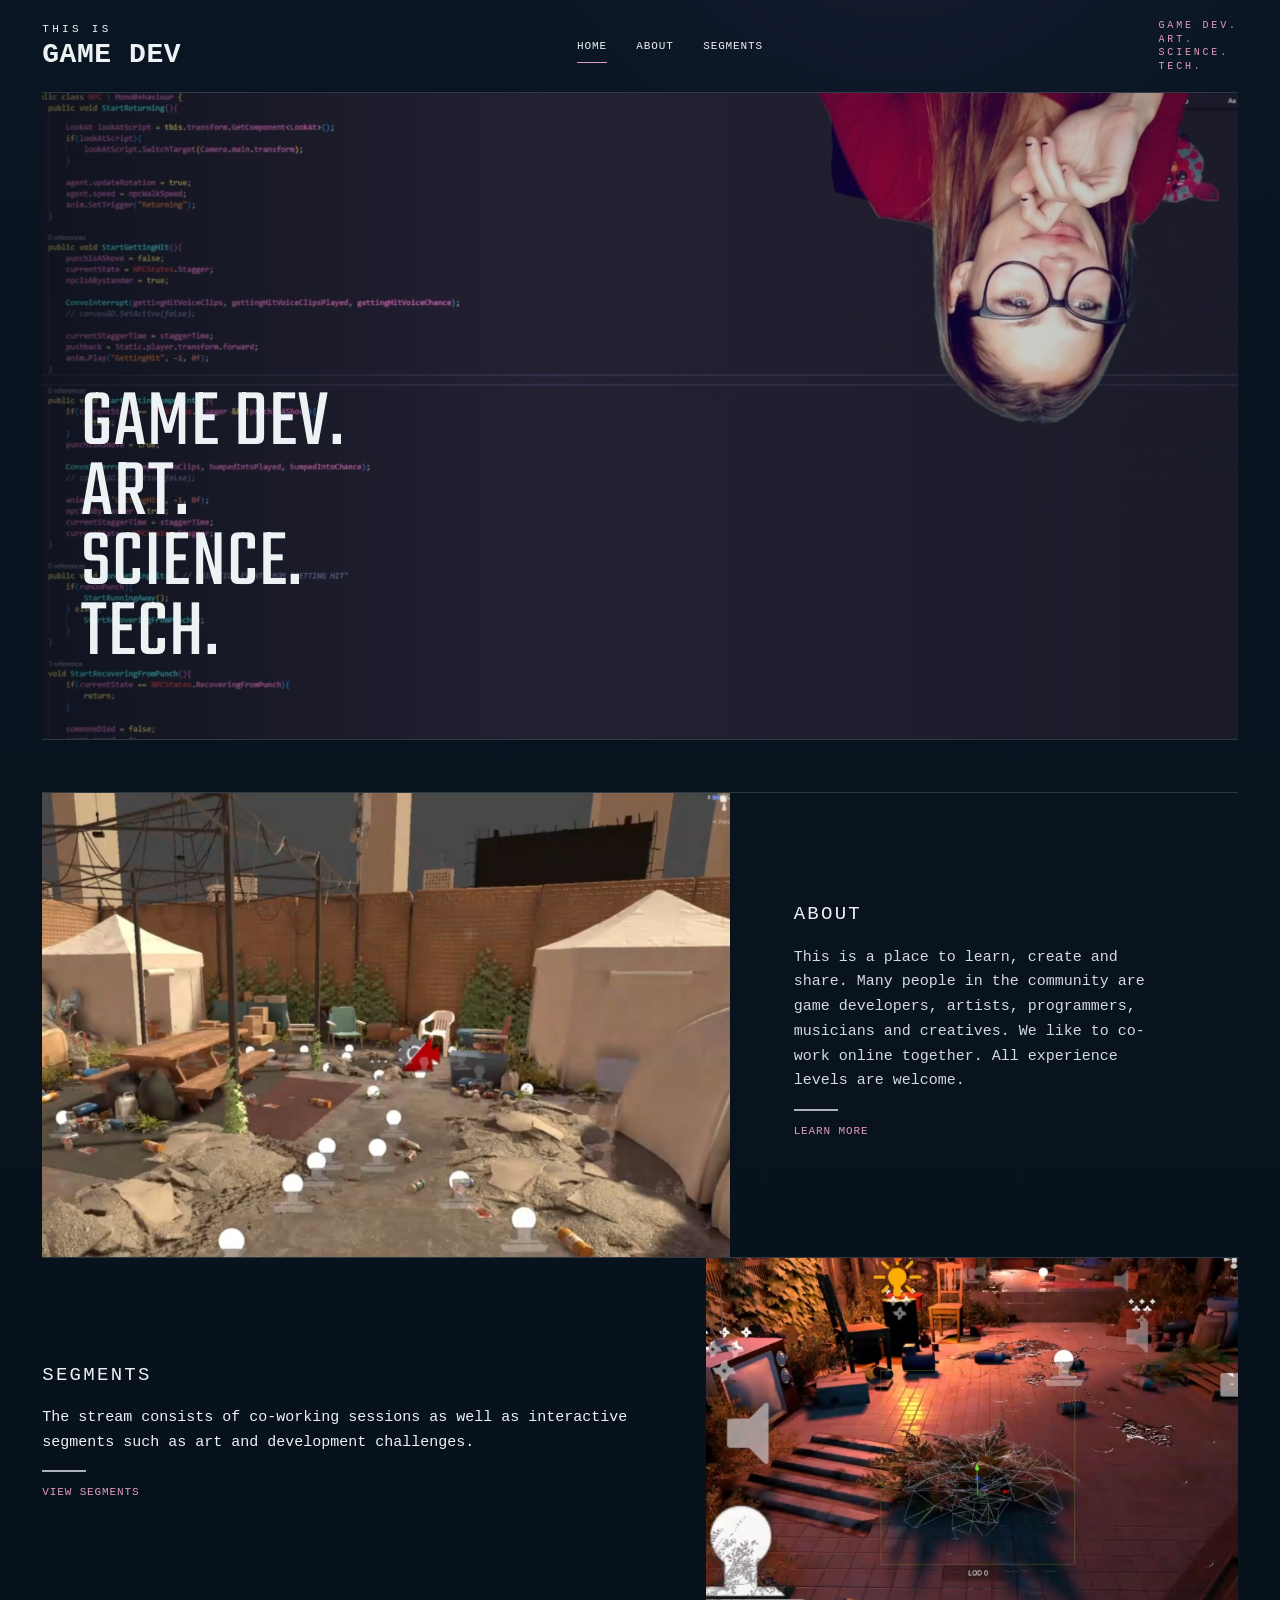
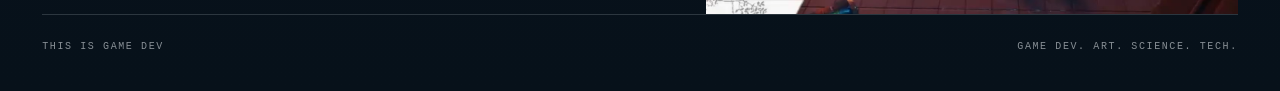
<file: index.html>
<!doctype html>
<html lang="en">
<head>
  <meta charset="utf-8">
  <link rel="icon" href="favicon.ico" type="image/x-icon">
  <meta name="viewport" content="width=device-width, initial-scale=1">
  <meta name="description" content="This Is Game Dev, game development, art, tech, community, and live streams.">
  <title>This Is Game Dev</title>
  <link rel="stylesheet" href="styles.css">

  <link rel="preconnect" href="https://fonts.googleapis.com">
  <link rel="preconnect" href="https://fonts.gstatic.com" crossorigin>
  <link href="https://fonts.googleapis.com/css2?family=Bebas+Neue&display=swap" rel="stylesheet">

  <link rel="preconnect" href="https://fonts.googleapis.com">
<link rel="preconnect" href="https://fonts.gstatic.com" crossorigin>
<link href="https://fonts.googleapis.com/css2?family=Anton&display=swap" rel="stylesheet">

<link rel="preconnect" href="https://fonts.googleapis.com">
<link rel="preconnect" href="https://fonts.gstatic.com" crossorigin>
<link href="https://fonts.googleapis.com/css2?family=Teko:wght@300..700&display=swap" rel="stylesheet">


</head>
<body>
  <a class="skip-link" href="#main">Skip to content</a>

  <header class="site-header">
    <a class="brand" href="/" aria-label="This Is Game Dev home">
      <span class="brand-kicker">THIS IS</span>
      <span class="brand-main">GAME DEV</span>
    </a>

    <button class="nav-toggle" aria-expanded="false" aria-controls="site-nav">
      <span class="sr-only">Open menu</span>
      <span></span><span></span>
    </button>

    <nav id="site-nav" class="site-nav" aria-label="Primary">
      <a class="active" href="index.html">Home</a>
      <a href="about.html">About</a>
      <a href="segments.html">Segments</a>
      <!-- <a href="contact.html">Contact</a> -->
    </nav>

    <div class="mantra" aria-hidden="true">
      GAME DEV.<br>ART.<br>SCIENCE.<br>TECH.
    </div>
  </header>

  <main id="main">
    <section id="top" class="hero" aria-labelledby="hero-title">
      <!-- <img class="hero-art" src="images/strain01.jpg" alt="" aria-hidden="true"> -->
      <img class="hero-art" src="images/stream02.png" alt="" aria-hidden="true">
      <div class="hero-copy">
        <h1 id="hero-title">GAME DEV.<br>ART.<br>SCIENCE.<br>TECH.</h1>
      </div>
    </section>

    <section id="live" class="section live-section" aria-labelledby="live-heading" hidden>
      <div class="section-heading">
        <h2 id="live-heading"><span class="status-dot" aria-hidden="true"></span> LIVE ON TWITCH</h2>
        <p>GAME DEV / ART / SCIENCE / TECH</p>
      </div>

      <div class="live-grid">
        <div class="player-shell" id="twitch-player" aria-live="polite"></div>
        <aside class="live-aside">
          <p>DEV<br>ART<br>SCIENCE<br>TECH</p>
          <span class="short-rule"></span>
        </aside>
      </div>
    </section>

    <section id="schedule" class="section schedule-section" aria-labelledby="schedule-heading">
      <!-- <div class="section-heading">
        <h2 id="schedule-heading">UPCOMING STREAMS</h2>
        <p>All times shown in your local time</p>
      </div>

      <div id="schedule-list" class="schedule-list" aria-live="polite">
        <p class="loading">Loading Twitch schedule...</p>
      </div> -->
    </section>

    <section id="about" class="about-section" aria-labelledby="about-heading">
      <div class="about-art">
        <!-- <img src="images/strain02.jpg" alt=""> -->
        <img src="images/stream03.png" alt="" aria-hidden="true">
      </div>
      <div class="about-copy">
        <h2 id="about-heading">ABOUT</h2>
        <p>
          This is a place to learn, create and share. Many people in the community are game developers, artists, programmers, musicians and creatives. We like to co-work online together.
          All experience levels are welcome.
        </p>
        <span class="short-rule"></span>
        <p class="categories"><a href="about.html">LEARN MORE</a></p>
      </div>
    </section>

    <section id="segmentPreview" class="segmentPreview-section" aria-labelledby="segmentPreview-heading">
      <div class="segmentPreview-copy">
        <h2 id="segmentPreview-heading">SEGMENTS</h2>
        <p>
          The stream consists of co-working sessions as well as interactive segments such as art and development challenges.
        </p>
        <span class="short-rule"></span>
        <p class="categories"><a href="segments.html">VIEW SEGMENTS</a></p>
      </div>
      <!-- <img class="segmentPreview-art" src="images/strain03.jpg" alt=""> -->
        <img class="segmentPreview-art" src="images/stream01.png" alt="" >
    </section>

  </main>

  <footer class="site-footer">
    <span>THIS IS GAME DEV</span>
    <span>GAME DEV. ART. SCIENCE. TECH.</span>
  </footer>

  <script src="config.js"></script>
  <script src="app.js"></script>
</body>
</html>
</file>
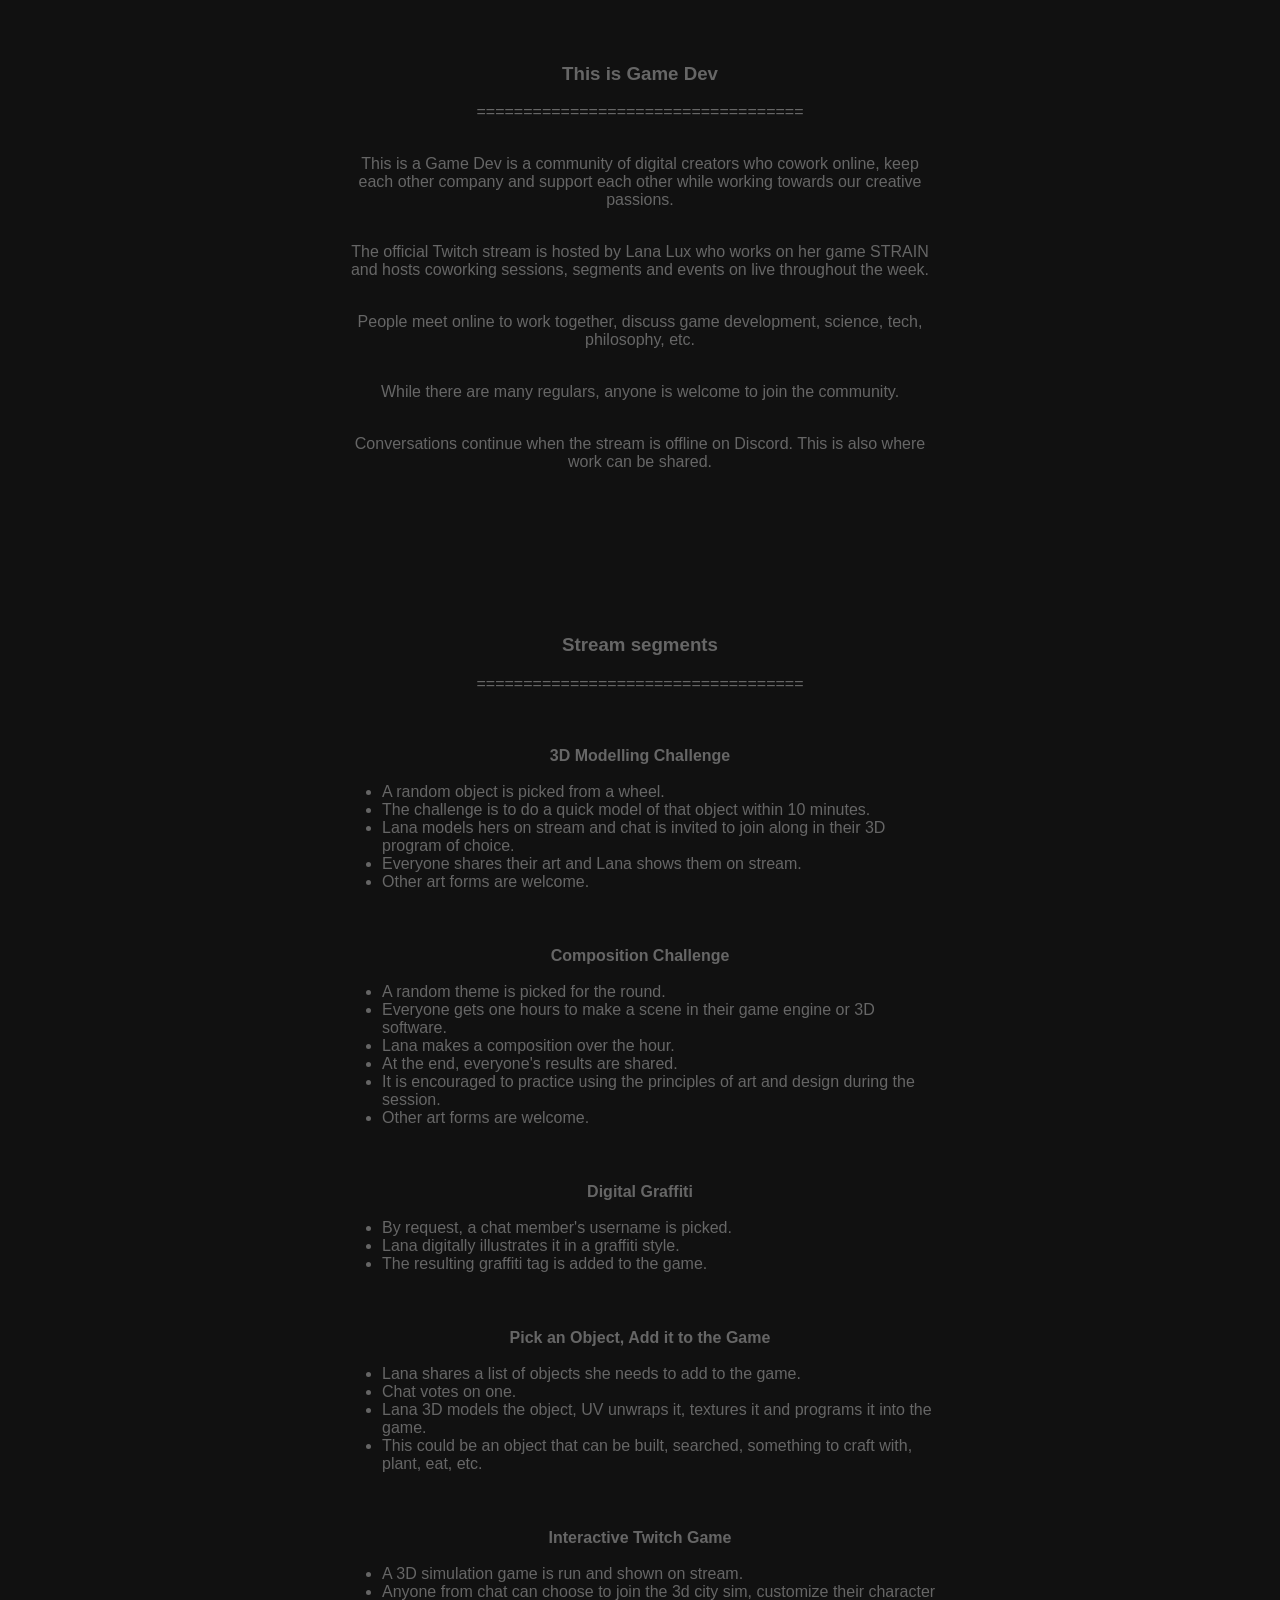
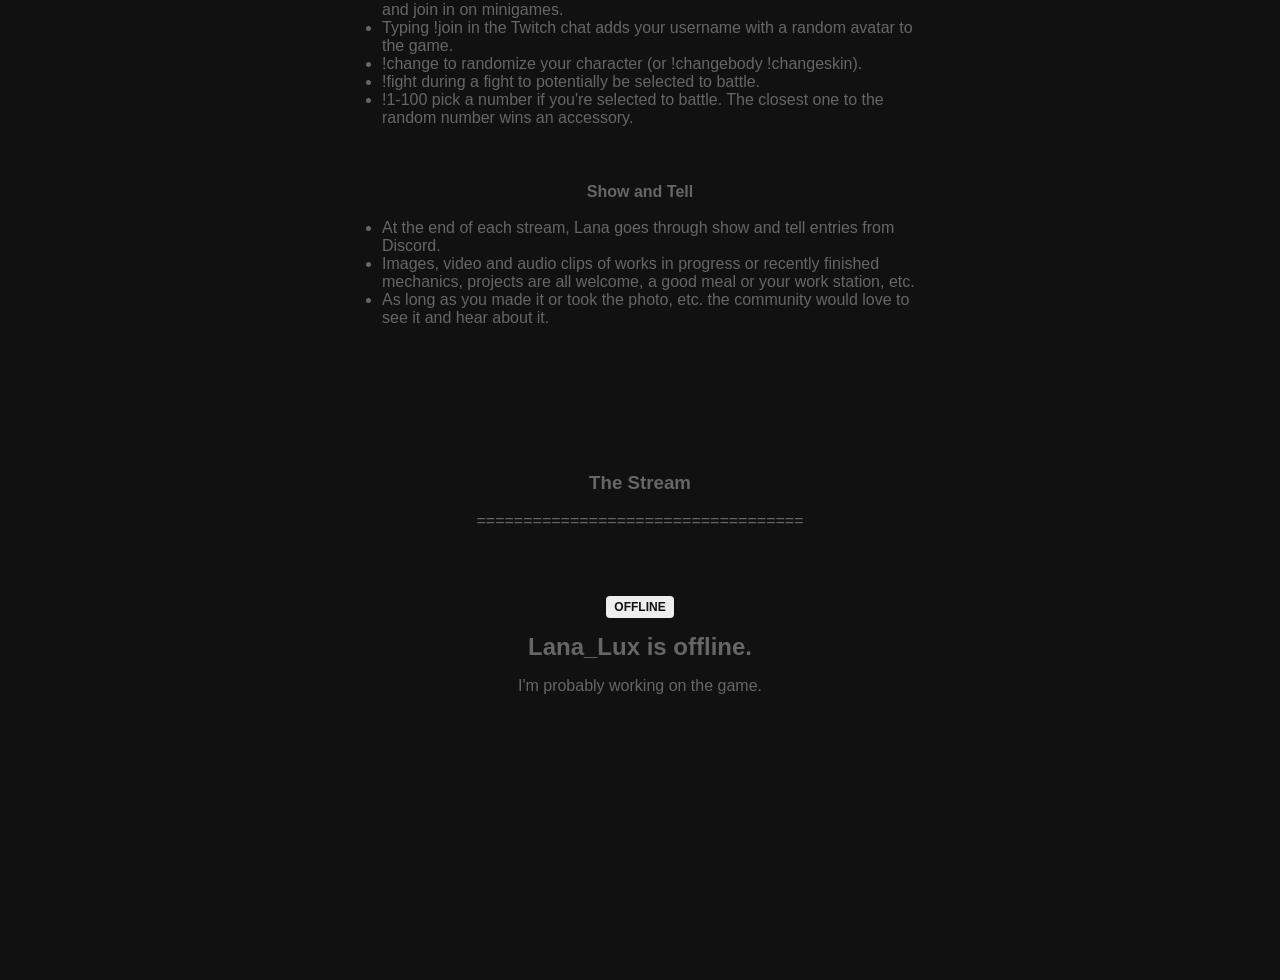
<file: PrevSite/index.html>
<!DOCTYPE HTML>
<html lang="en">
<HEAD>
<meta charset="UTF-8">

    <meta name="viewport" content="width=device-width, initial-scale=1.0">

    <title>This Is Game Dev</title>

    <meta name="description" content="Game development, livestreams, projects, and updates.">

    <link rel="icon" href="favicon.ico">

	<meta property="og:title" content="This Is Game Dev">
	<meta property="og:description" content="Game development, livestreams, projects, and updates.">
	<meta property="og:type" content="website">
	<meta property="og:url" content="https://thisisgamedev.com">
	<!-- <meta property="og:image" content="https://thisisgamedev.com/images/preview.jpg"> -->

	<meta name="twitter:card" content="summary_large_image">
	<meta name="twitter:title" content="This Is Game Dev">
	<meta name="twitter:description" content="Game development, livestreams, projects, and updates.">
	<!-- <meta name="twitter:image" content="https://thisisgamedev.com/images/preview.jpg"> -->

</HEAD>
<BODY BGCOLOR="#111" ALIGN="CENTER">
<font face="Helvetica, Arial, Sans-Serif" color="#666">

<br/>
<br/>
<h3>This is Game Dev</h3>
<p>===================================</p>
<table width="600" align="center" border=0  cellpadding=0>
<tr>
	<td>	
		<p>This is a Game Dev is a community of digital creators who cowork online, keep each other company and support each other while working towards our creative passions.</p>
	</td>
</tr>
<tr>
	<td>	
		<p>The official Twitch stream is hosted by Lana Lux who works on her game STRAIN and hosts coworking sessions, segments and events on live throughout the week.</p>
	</td>
</tr>
<tr>
	<td>	
		<p>People meet online to work together, discuss game development, science, tech, philosophy, etc.</p>
	</td>
</tr>
<tr>
	<td>	
		<p>While there are many regulars, anyone is welcome to join the community.</p>
	</td>
</tr>
<tr>
	<td>	
		<p>Conversations continue when the stream is offline on Discord. This is also where work can be shared.</p>
	</td>
</tr>
</table>

<br/>
<br/>
<br/>
<br/>
<br/>
<br/>
<br/>
<h3>Stream segments</h3>
<p>===================================</p>
<br/>
<br/>
<table width="600" align="center" border=0  cellpadding=0>
<tr>
	<th>3D Modelling Challenge</th>
</tr>
<tr>
	<td>	
		<ul align="left">
			<li>A random object is picked from a wheel.</li>
			<li>The challenge is to do a quick model of that object within 10 minutes.</li>
			<li>Lana models hers on stream and chat is invited to join along in their 3D program of choice.</li>
			<li>Everyone shares their art and Lana shows them on stream.</li> 
			<li>Other art forms are welcome.</li> 
		</ul>
	</td>
</tr>
<tr>
	<td>
		<br/><br/>
	</td>
</tr>
<tr>
	<th>Composition Challenge</th>
</tr>
<tr>
	<td>	
		<ul align="left">
			<li>A random theme is picked for the round.</li>
			<li>Everyone gets one hours to make a scene in their game engine or 3D software.</li>
			<li>Lana makes a composition over the hour.</li>
			<li>At the end, everyone's results are shared.</li>
			<li>It is encouraged to practice using the principles of art and design during the session.</li>
			<li>Other art forms are welcome.</li> 
		</ul>
	</td>
</tr>
<tr>
	<td>
		<br/><br/>
	</td>
</tr>
<tr>
	<th>Digital Graffiti</th>
</tr>
<tr>
	<td>	
		<ul align="left">
			<li>By request, a chat member's username is picked.</li>
			<li>Lana digitally illustrates it in a graffiti style.</li>
			<li>The resulting graffiti tag is added to the game.</li>
		</ul>
	</td>
</tr>
<tr>
	<td>
		<br/><br/>
	</td>
</tr>
<tr>
	<th>Pick an Object, Add it to the Game</th>
</tr>
<tr>
	<td>	
		<ul align="left">
			<li>Lana shares a list of objects she needs to add to the game. </li>
			<li>Chat votes on one. </li>
			<li>Lana 3D models the object, UV unwraps it, textures it and programs it into the game. </li>
			<li>This could be an object that can be built, searched, something to craft with, plant, eat, etc.</li> 
		</ul>
	</td>
</tr>
<tr>
	<td>
		<br/><br/>
	</td>
</tr>
<tr>
	<th>Interactive Twitch Game</th>
</tr>
<tr>
	<td>	
		<ul align="left">
			<li>A 3D simulation game is run and shown on stream.</li>
			<li>Anyone from chat can choose to join the 3d city sim, customize their character and join in on minigames.</li>
			<li>Typing !join in the Twitch chat adds your username with a random avatar to the game.</li>
			<li>!change to randomize your character (or !changebody !changeskin).</li>
			<li>!fight during a fight to potentially be selected to battle.</li>
			<li>!1-100 pick a number if you're selected to battle. The closest one to the random number wins an accessory.</li>
		</ul>
	</td>
</tr>
<tr>
	<td>
		<br/><br/>
	</td>
</tr>
<tr>
	<th>Show and Tell</th>
</tr>
<tr>
	<td>	
		<ul align="left">
			<li>At the end of each stream, Lana goes through show and tell entries from Discord.</li>
			<li>Images, video and audio clips of works in progress or recently finished mechanics, projects are all welcome, a good meal or your work station, etc.</li>
			<li>As long as you made it or took the photo, etc. the community would love to see it and hear about it.</li>
		</ul>
	</td>
</tr>
</table>

<br/>
<br/>
<br/>
<br/>
<br/>
<br/>
<h3>The Stream</h3>
<p>===================================</p>

<!-- <div id="twitch-embed"></div>
    <script src="https://embed.twitch.tv/embed/v1.js"></script>
    <script>
      new Twitch.Embed("twitch-embed", {
        width: 700,
        height: 480,
        channel: "lana_lux",
        layout: "video",
        autoplay: true,
		theme: "dark",
        muted: true
      });
    </script>
</div> -->

<!-- STREAM SECTION -->
<div id="stream-section">

    <!-- YOUR OFFLINE DISPLAY -->
    <div id="offline-stream">
        <div class="offline-badge">OFFLINE</div>

        <h2>Lana_Lux is offline.</h2>

        <p>
            I'm probably working on the game.
        </p>

    </div>


    <!-- TWITCH PLAYER -->
    <div id="twitch-embed" style="display:none;"></div>

</div>


<!-- TWITCH SCRIPT -->
<script src="https://embed.twitch.tv/embed/v1.js"></script>

<script>
    const embed = new Twitch.Embed("twitch-embed", {
        width: "100%",
        height: 480,
        channel: "lana_lux",
        layout: "video",
        autoplay: true,
        muted: true,
        theme: "dark"
    });


    embed.addEventListener(Twitch.Embed.VIDEO_READY, function () {

        const player = embed.getPlayer();

        player.addEventListener(Twitch.Player.ONLINE, function () {

            // Stream is live
            document.getElementById("twitch-embed").style.display = "block";
            document.getElementById("offline-stream").style.display = "none";

        });


        player.addEventListener(Twitch.Player.OFFLINE, function () {

            // Stream is offline
            document.getElementById("twitch-embed").style.display = "none";
            document.getElementById("offline-stream").style.display = "block";

        });

    });
</script>


<style>

#stream-section {
    width: 100%;
}

#offline-stream {
    background: #111;
    padding: 50px;
    text-align: center;
    min-height: 300px;
    box-sizing: border-box;
}

#offline-stream h2 {
    margin: 15px 0;
}

.offline-badge {
    display: inline-block;
    background: #eee;
    color: #111;
    padding: 4px 8px;
    font-size: 12px;
    font-weight: bold;
    border-radius: 4px;
}

.twitch-link {
    display: inline-block;
    margin-top: 15px;
}

</style>




	
<br/>
<br/>
<br/>
<br/>
<br/>
<br/>
<br/>

</font>
</BODY>
</HTML>
</file>
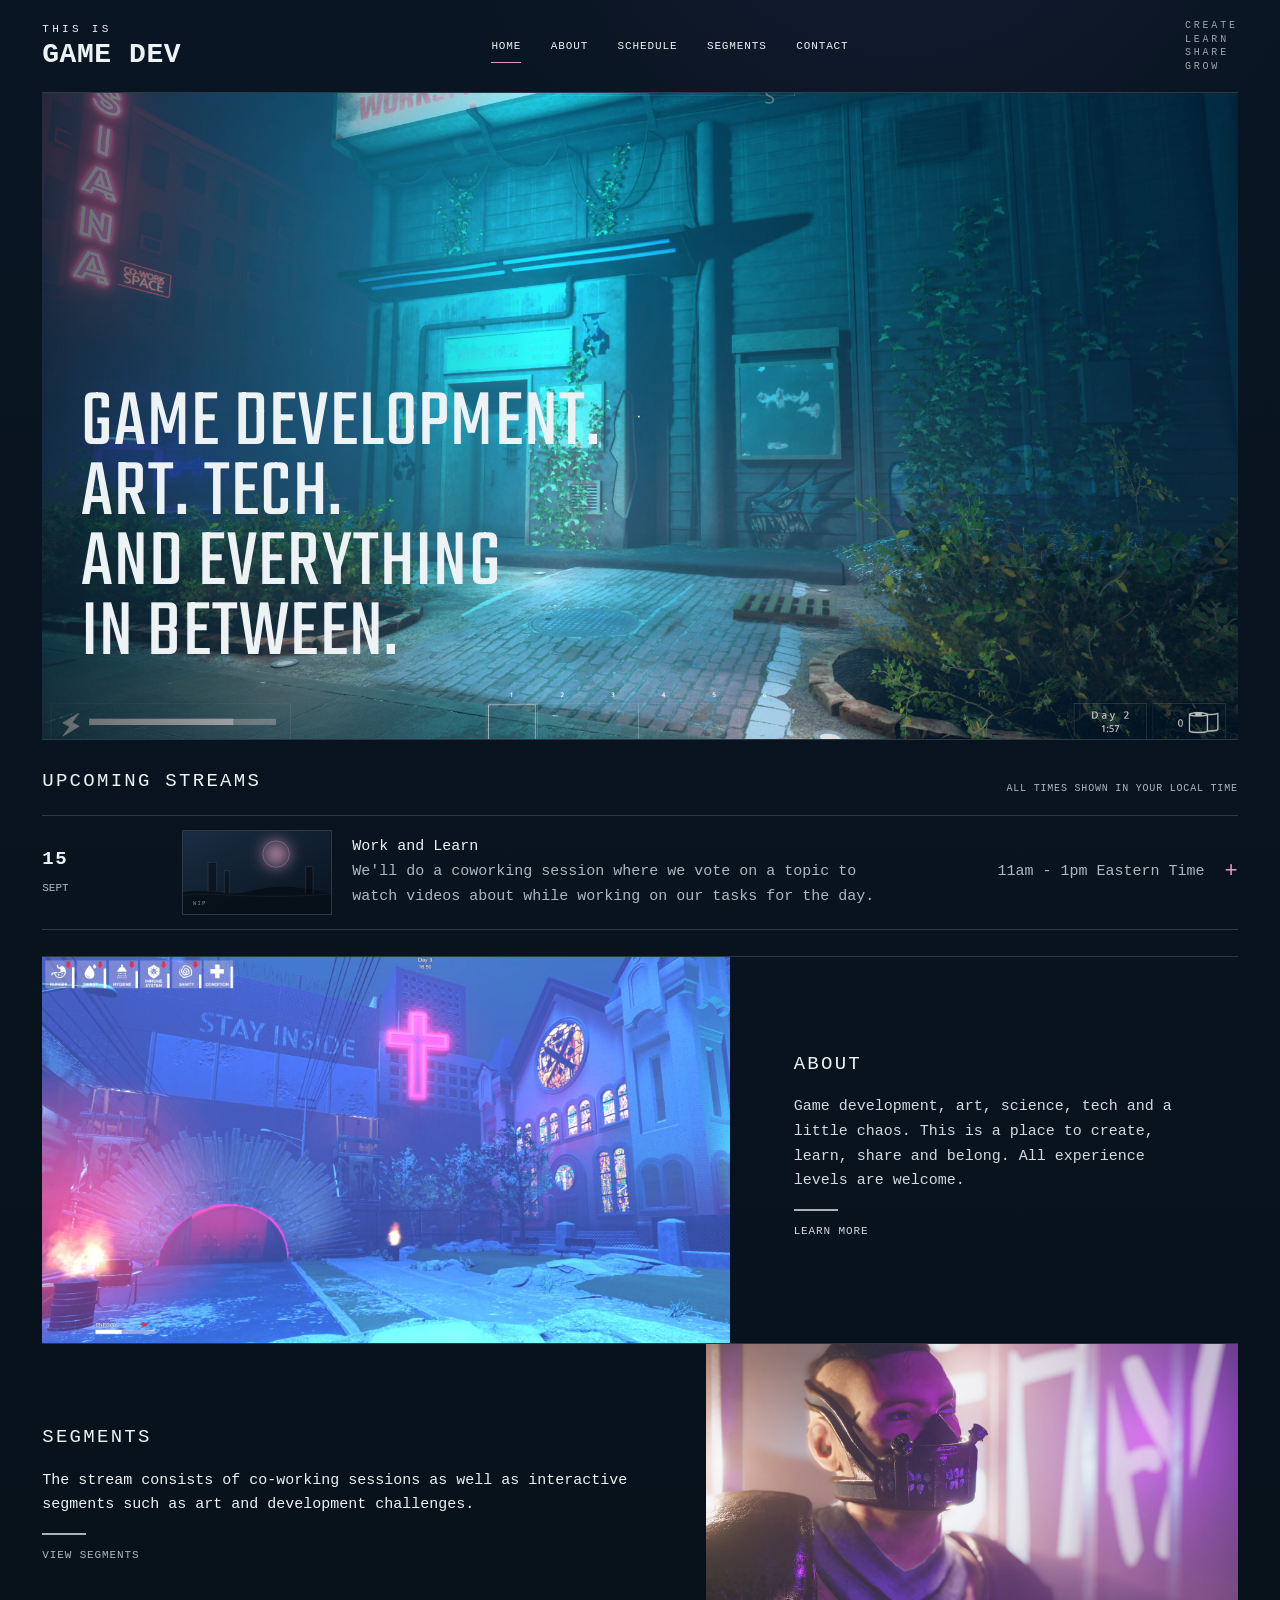
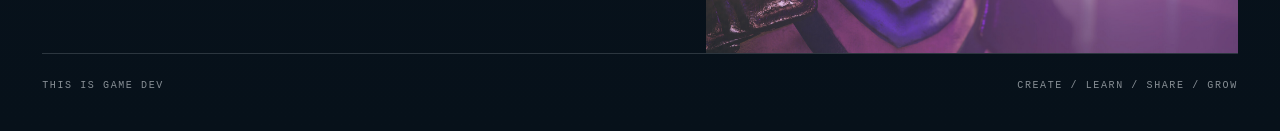
<file: test/index.html>
<!doctype html>
<html lang="en">
<head>
  <meta charset="utf-8">
  <meta name="viewport" content="width=device-width, initial-scale=1">
  <meta name="description" content="This Is Game Dev — game development, art, tech, community, and live streams.">
  <title>This Is Game Dev</title>
  <link rel="stylesheet" href="styles.css">

  <link rel="preconnect" href="https://fonts.googleapis.com">
  <link rel="preconnect" href="https://fonts.gstatic.com" crossorigin>
  <link href="https://fonts.googleapis.com/css2?family=Bebas+Neue&display=swap" rel="stylesheet">

  <link rel="preconnect" href="https://fonts.googleapis.com">
<link rel="preconnect" href="https://fonts.gstatic.com" crossorigin>
<link href="https://fonts.googleapis.com/css2?family=Anton&display=swap" rel="stylesheet">

<link rel="preconnect" href="https://fonts.googleapis.com">
<link rel="preconnect" href="https://fonts.gstatic.com" crossorigin>
<link href="https://fonts.googleapis.com/css2?family=Teko:wght@300..700&display=swap" rel="stylesheet">


</head>
<body>
  <a class="skip-link" href="#main">Skip to content</a>

  <header class="site-header">
    <a class="brand" href="/" aria-label="This Is Game Dev home">
      <span class="brand-kicker">THIS IS</span>
      <span class="brand-main">GAME DEV</span>
    </a>

    <button class="nav-toggle" aria-expanded="false" aria-controls="site-nav">
      <span class="sr-only">Open menu</span>
      <span></span><span></span>
    </button>

    <nav id="site-nav" class="site-nav" aria-label="Primary">
      <a class="active" href="index.html">Home</a>
      <a href="about.html">About</a>
      <a href="schedule.html">Schedule</a>
      <a href="segments.html">Segments</a>
      <a href="contact.html">Contact</a>
    </nav>

    <div class="mantra" aria-hidden="true">
      CREATE<br>LEARN<br>SHARE<br>GROW
    </div>
  </header>

  <main id="main">
    <section id="top" class="hero" aria-labelledby="hero-title">
      <img class="hero-art" src="images/strain01.jpg" alt="" aria-hidden="true">
      <div class="hero-copy">
        <h1 id="hero-title">GAME DEVELOPMENT.<br>ART. TECH.<br>AND EVERYTHING<br>IN BETWEEN.</h1>
        <!-- <h1 id="hero-title">GAME DEVELOPMENT. ART. TECH.<br>AND EVERYTHING IN BETWEEN.</h1> -->
      </div>
    </section>

    <section id="live" class="section live-section" aria-labelledby="live-heading" hidden>
      <div class="section-heading">
        <h2 id="live-heading"><span class="status-dot" aria-hidden="true"></span> LIVE ON TWITCH</h2>
        <p>Development / art / science / tech</p>
      </div>

      <div class="live-grid">
        <div class="player-shell" id="twitch-player" aria-live="polite"></div>
        <aside class="live-aside">
          <p>DEV<br>ART<br>SCIENCE<br>TECH</p>
          <span class="short-rule"></span>
          <p>CREATE<br>STRANGE<br>BEAUTIFUL<br>THINGS<br>TOGETHER.</p>
        </aside>
      </div>
    </section>

    <section id="schedule" class="section schedule-section" aria-labelledby="schedule-heading">
      <div class="section-heading">
        <h2 id="schedule-heading">UPCOMING STREAMS</h2>
        <p>All times shown in your local time</p>
      </div>

      <div id="schedule-list" class="schedule-list" aria-live="polite">
        <p class="loading">Loading Twitch schedule...</p>
      </div>
    </section>

    <section id="about" class="about-section" aria-labelledby="about-heading">
      <div class="about-art">
        <img src="images/strain02.jpg" alt="">
      </div>
      <div class="about-copy">
        <h2 id="about-heading">ABOUT</h2>
        <p>
          Game development, art, science, tech and a little chaos.
          This is a place to create, learn, share and belong.
          All experience levels are welcome.
        </p>
        <span class="short-rule"></span>
        <p class="categories"><a href="about.html">LEARN MORE</a></p>
      </div>
    </section>

    <section id="segmentPreview" class="segmentPreview-section" aria-labelledby="segmentPreview-heading">
      <div class="segmentPreview-copy">
        <h2 id="segmentPreview-heading">SEGMENTS</h2>
        <p>
          The stream consists of co-working sessions as well as interactive segments such as art and development challenges.
        </p>
        <span class="short-rule"></span>
        <p class="categories"><a href="segments.html">VIEW SEGMENTS</a></p>
      </div>
      <img class="segmentPreview-art" src="images/strain03.jpg" alt="">
    </section>

  </main>

  <footer class="site-footer">
    <span>THIS IS GAME DEV</span>
    <span>CREATE / LEARN / SHARE / GROW</span>
  </footer>

  <script src="config.js"></script>
  <script src="app.js"></script>
</body>
</html>
</file>
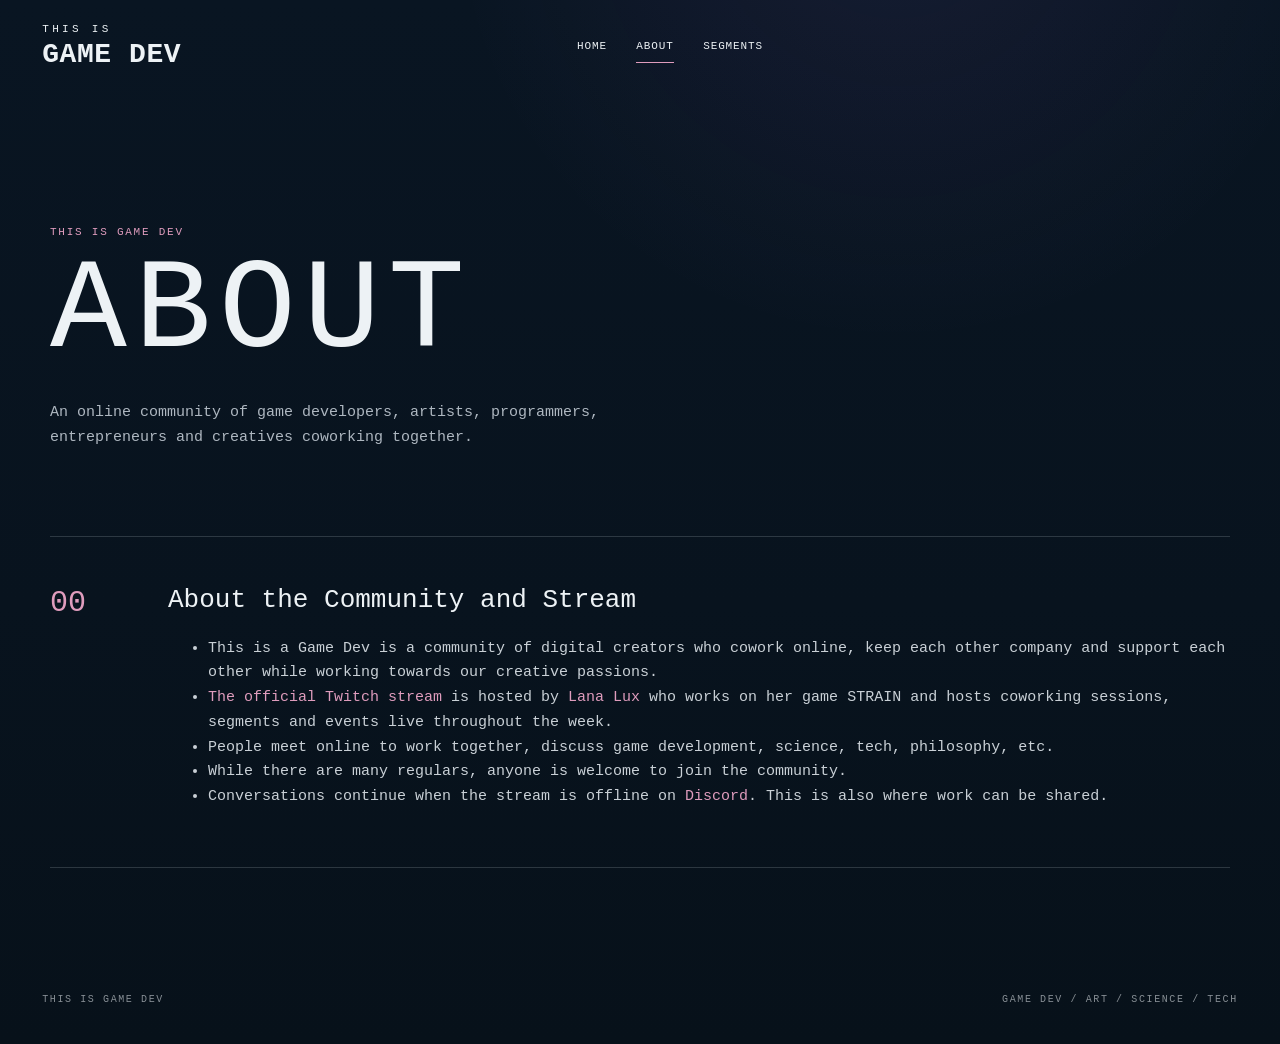
<file: about.html>
<!doctype html>
<html lang="en">
<head>
  <meta charset="utf-8">
  <link rel="icon" href="favicon.ico" type="image/x-icon">
  <meta name="viewport" content="width=device-width, initial-scale=1">
  <meta name="description" content="This is Game Dev is a community of game developers coworking together online.">
  <title>This Is Game Dev</title>
  <link rel="stylesheet" href="styles.css">
</head>
<body class="segments-page">
  <a class="skip-link" href="index.html">Skip to content</a>

  <header class="site-header">
    <a class="brand" href="index.html">
      <span class="brand-kicker">THIS IS</span>
      <span class="brand-main">GAME DEV</span>
    </a>
    <button class="nav-toggle" aria-expanded="false" aria-controls="site-nav">
      <span class="sr-only">Open menu</span>
      <span></span><span></span>
    </button>
    <nav id="site-nav" class="site-nav" aria-label="Primary">
      <a href="index.html">Home</a>
      <a class="active"  href="about.html">About</a>
      <a href="segments.html">Segments</a>
      <!-- <a href="contact.html">Contact</a> -->
    </nav>
  </header>

  <main id="main" class="segments-wrap">
    <header class="segments-hero">
      <p class="eyebrow">THIS IS GAME DEV</p>
      <h1>ABOUT</h1>
      <p>An online community of game developers, artists, programmers, entrepreneurs and creatives coworking together.</p>
    </header>

      <article class="segment-card">
        <div class="segment-number">00</div>
        <div>
          <h2>About the Community and Stream</h2>
          <ul>
            <li>This is a Game Dev is a community of digital creators who cowork online, keep each other company and support each other while working towards our creative passions.</li>
            <li><a href="https://twitch.tv/lana_lux/" target="_new">The official Twitch stream</a> is hosted by <a href="https://lanalux.games" target="_new">Lana Lux</a> who works on her game STRAIN and hosts coworking sessions, segments and events live throughout the week.</li>
            <li>People meet online to work together, discuss game development, science, tech, philosophy, etc.</li>
            <li>While there are many regulars, anyone is welcome to join the community.</li>
            <li>Conversations continue when the stream is offline on <a href="https://discord.gg/xsQdRD2" target="_new">Discord</a>. This is also where work can be shared.</li>
          </ul>
        </div>
      </article>
      

      <section id="live" class="section live-section" aria-labelledby="live-heading" hidden>
      <div class="section-heading">
        <h2 id="live-heading"><span class="status-dot" aria-hidden="true"></span> LIVE ON TWITCH</h2>
        <p>GAME DEV / ART / SCIENCE / TECH</p>
      </div>

      <div class="live-grid">
        <div class="player-shell" id="twitch-player" aria-live="polite"></div>
        <aside class="live-aside">
          <p>DEV<br>ART<br>SCIENCE<br>TECH</p>
          <span class="short-rule"></span>
        </aside>
      </div>
    </section>




  </main>

  <footer class="site-footer">
    <span>THIS IS GAME DEV</span>
    <span>GAME DEV / ART / SCIENCE / TECH</span>
  </footer>

  <script src="config.js"></script>
  <script src="app.js"></script>
</body>
</html>
</file>
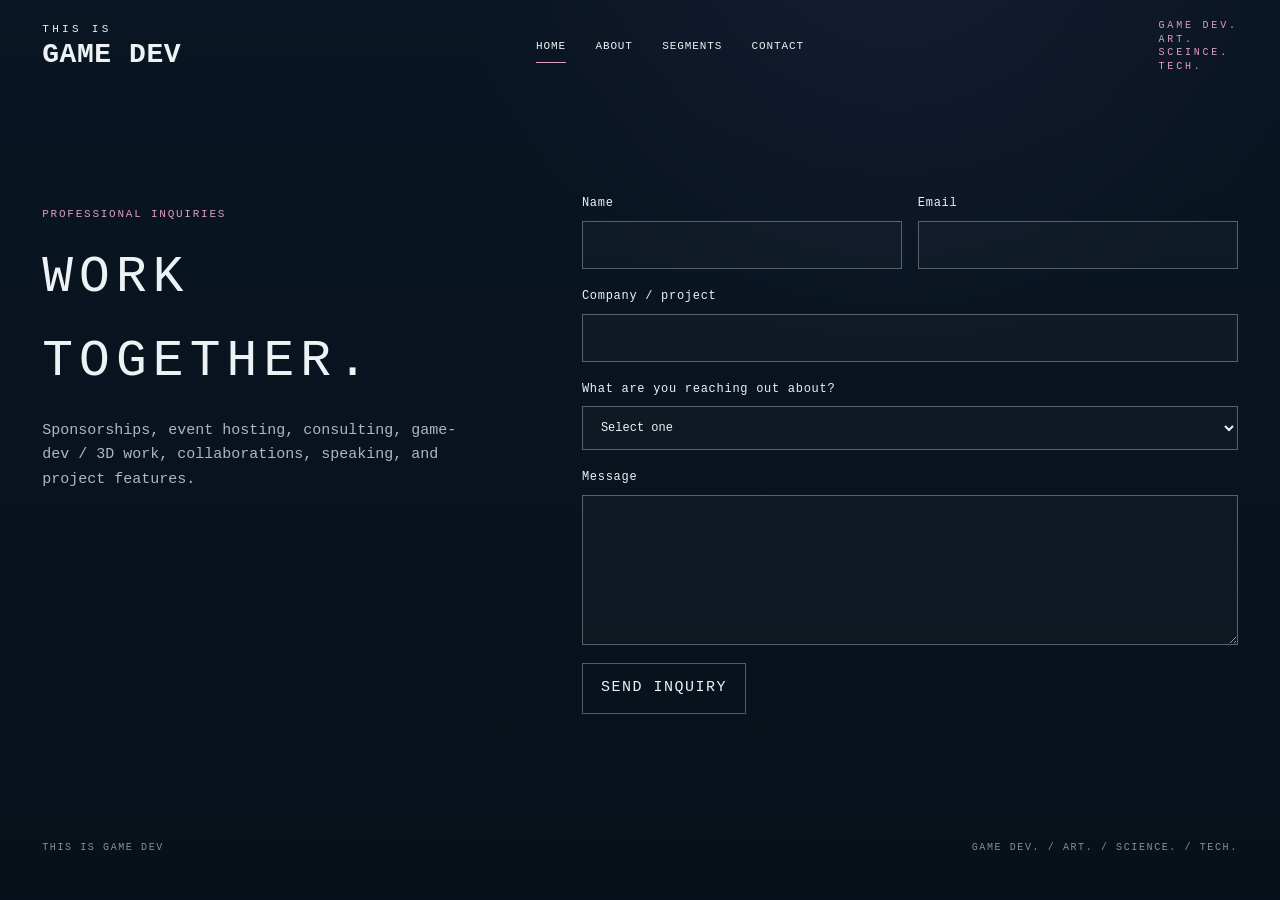
<file: contact.html>
<!doctype html>
<html lang="en">
<head>
  <meta charset="utf-8">
  <meta name="viewport" content="width=device-width, initial-scale=1">
  <meta name="description" content="This Is Game Dev — game development, art, tech, community, and live streams.">
  <title>This Is Game Dev</title>
  <link rel="stylesheet" href="styles.css">
</head>
<body>
  <a class="skip-link" href="#main">Skip to content</a>

  <header class="site-header">
    <a class="brand" href="index.html" aria-label="This Is Game Dev home">
      <span class="brand-kicker">THIS IS</span>
      <span class="brand-main">GAME DEV</span>
    </a>

    <button class="nav-toggle" aria-expanded="false" aria-controls="site-nav">
      <span class="sr-only">Open menu</span>
      <span></span><span></span>
    </button>

    <nav id="site-nav" class="site-nav" aria-label="Primary">
      <a class="active" href="index.html">Home</a>
      <a href="about.html">About</a>
      <a href="segments.html">Segments</a>
      <a href="contact.html">Contact</a>
    </nav>

    <div class="mantra" aria-hidden="true">
      GAME DEV.<br>ART.<br>SCEINCE.<br>TECH.
    </div>
  </header>

  <main id="main">
<!-- 
    <section id="segmentPreview" class="segmentPreview-section" aria-labelledby="segmentPreview-heading">
      <div class="segmentPreview-copy">
        <h2 id="segmentPreview-heading">WORK TOGETHER</h2>
        <p>
          If you have .
        </p>
        <span class="short-rule"></span>
        <p class="categories"><a href="segments.html">VIEW SEGMENTS</a></p>
      </div>
      <img class="segmentPreview-art" src="images/strain03.jpg" alt="">
    </section> -->

    <section id="contact" class="contact-section" aria-labelledby="contact-heading">
      <div>
        <p class="eyebrow">PROFESSIONAL INQUIRIES</p>
        <h2 id="contact-heading">WORK TOGETHER.</h2>
        <p>
          Sponsorships, event hosting, consulting, game-dev / 3D work,
          collaborations, speaking, and project features.
        </p>
      </div>

      <form id="contact-form" class="contact-form" action="#contact" method="post" novalidate>
        <div class="form-grid">
          <label>
            Name
            <input name="name" autocomplete="name" required maxlength="80">
          </label>
          <label>
            Email
            <input type="email" name="email" autocomplete="email" required maxlength="160">
          </label>
        </div>

        <label>
          Company / project
          <input name="company" autocomplete="organization" maxlength="120">
        </label>

        <label>
          What are you reaching out about?
          <select name="topic" required>
            <option value="">Select one</option>
            <option>Sponsorship / promotion</option>
            <option>Event hosting / speaking</option>
            <option>Game dev / 3D / creative work</option>
            <option>Consulting</option>
            <option>Get segmentPreview</option>
            <option>Other professional inquiry</option>
          </select>
        </label>

        <label>
          Message
          <textarea name="message" rows="6" required maxlength="4000"></textarea>
        </label>

        <label class="hp-field" aria-hidden="true">
          Website
          <input name="website" tabindex="-1" autocomplete="off">
        </label>

        <input type="hidden" name="started_at" id="started-at">

        <div class="form-actions">
          <button type="submit">SEND INQUIRY</button>
          <p id="form-status" role="status" aria-live="polite"></p>
        </div>
      </form>
    </section>
  </main>

  <footer class="site-footer">
    <span>THIS IS GAME DEV</span>
    <span>GAME DEV. / ART. / SCIENCE. / TECH.</span>
  </footer>

  <script src="config.js"></script>
  <script src="app.js"></script> 
 


</body>
</html>
</file>
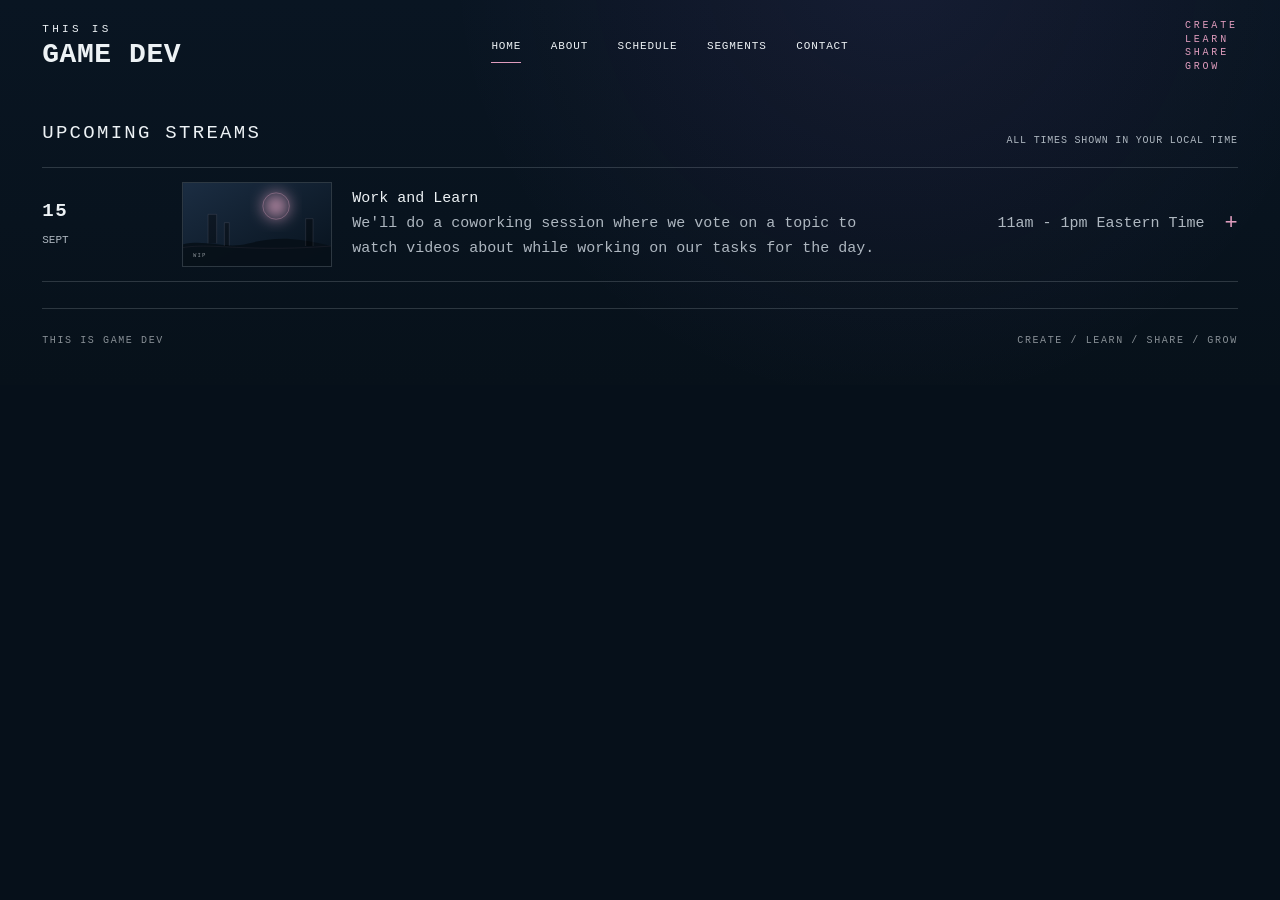
<file: schedule.html>
<!doctype html>
<html lang="en">
<head>
  <meta charset="utf-8">
  <meta name="viewport" content="width=device-width, initial-scale=1">
  <meta name="description" content="This Is Game Dev — game development, art, tech, community, and live streams.">
  <title>This Is Game Dev</title>
  <link rel="stylesheet" href="styles.css">
</head>
<body>
  <a class="skip-link" href="#main">Skip to content</a>

  <header class="site-header">
    <a class="brand" href="/" aria-label="This Is Game Dev home">
      <span class="brand-kicker">THIS IS</span>
      <span class="brand-main">GAME DEV</span>
    </a>

    <button class="nav-toggle" aria-expanded="false" aria-controls="site-nav">
      <span class="sr-only">Open menu</span>
      <span></span><span></span>
    </button>

    <nav id="site-nav" class="site-nav" aria-label="Primary">
      <a class="active" href="index.html">Home</a>
      <a href="about.html">About</a>
      <a href="schedule.html">Schedule</a>
      <a href="segments.html">Segments</a>
      <a href="contact.html">Contact</a>
    </nav>

    <div class="mantra" aria-hidden="true">
      CREATE<br>LEARN<br>SHARE<br>GROW
    </div>
  </header>

  <main id="main">

    <section id="schedule" class="section schedule-section" aria-labelledby="schedule-heading">
      <div class="section-heading">
        <h2 id="schedule-heading">UPCOMING STREAMS</h2>
        <p>All times shown in your local time</p>
      </div>

      <div id="schedule-list" class="schedule-list" aria-live="polite">
        <p class="loading">Loading Twitch schedule...</p>
      </div>
    </section>

  </main>

  <footer class="site-footer">
    <span>THIS IS GAME DEV</span>
    <span>CREATE / LEARN / SHARE / GROW</span>
  </footer>

  <script src="config.js"></script>
  <script src="app.js"></script>
</body>
</html>
</file>
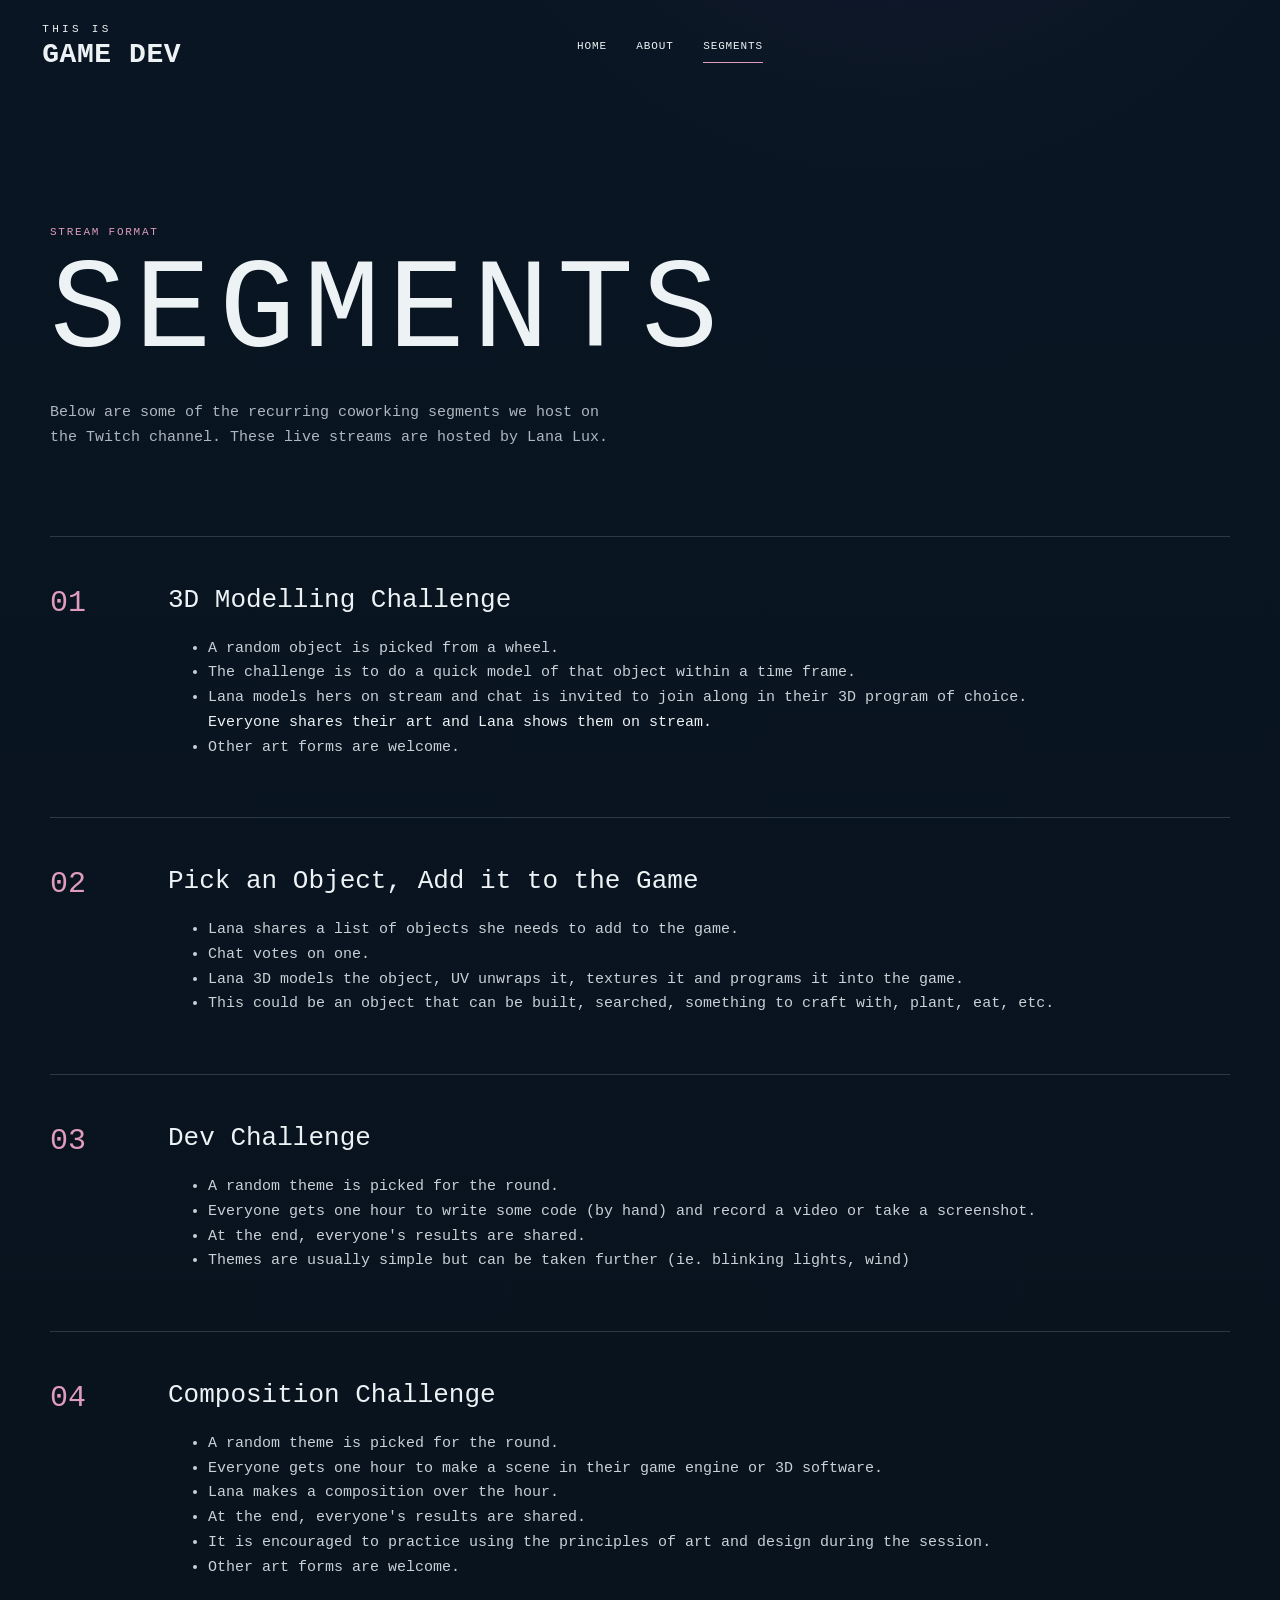
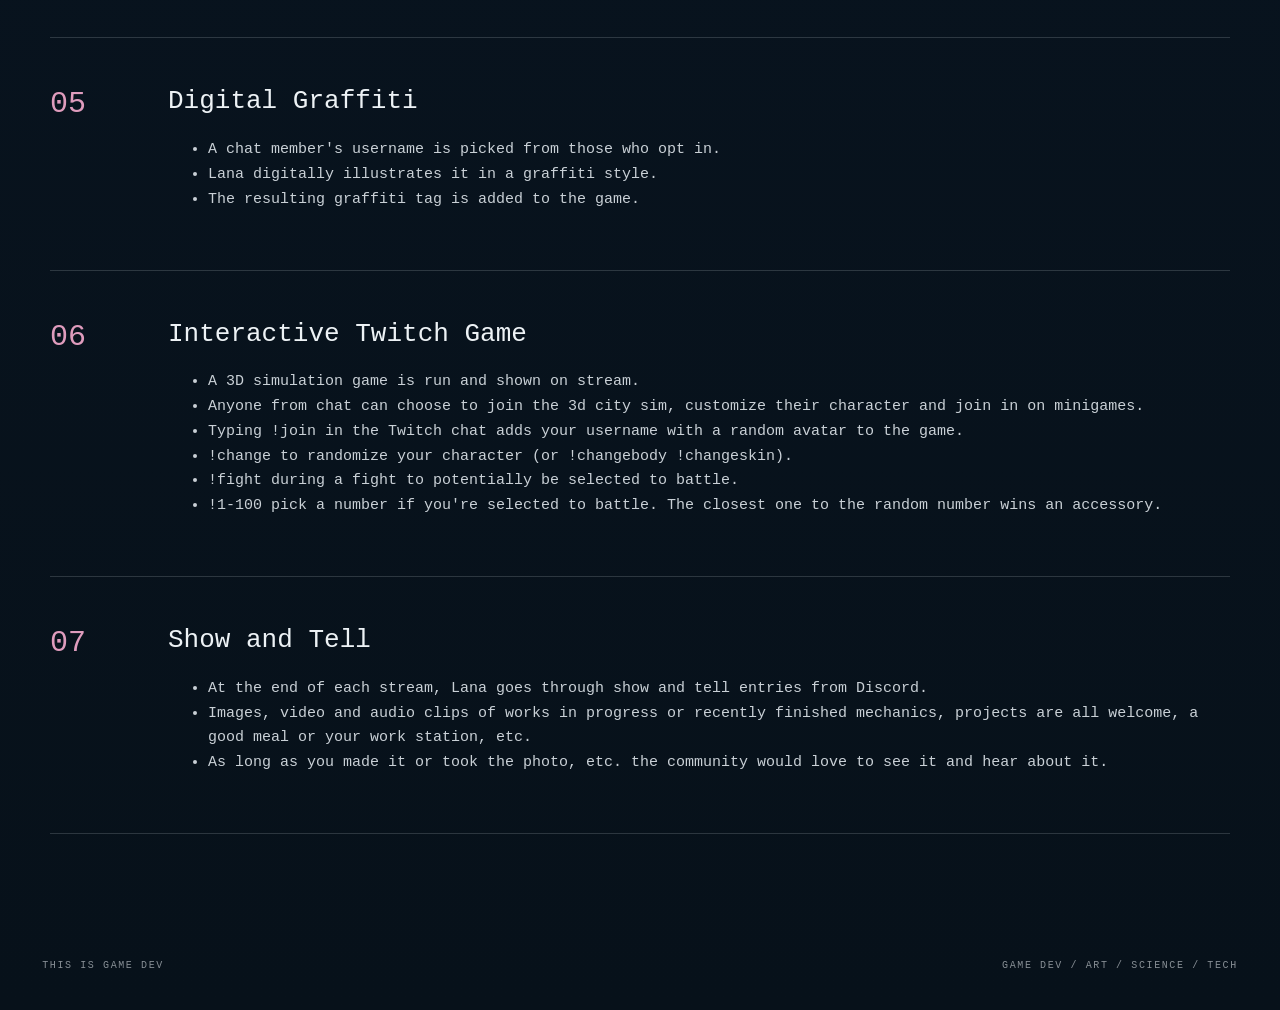
<file: segments.html>
<!doctype html>
<html lang="en">
<head>
  <meta charset="utf-8">
  <link rel="icon" href="favicon.ico" type="image/x-icon">
  <meta name="viewport" content="width=device-width, initial-scale=1">
  <meta name="description" content="Information about the interactive coworking sessions on the Twitch Channel.">
  <title>This Is Game Dev</title>
  <link rel="stylesheet" href="styles.css">
</head>
<body class="segments-page">
  <a class="skip-link" href="#main">Skip to content</a>

  <header class="site-header">
    <a class="brand" href="index.html">
      <span class="brand-kicker">THIS IS</span>
      <span class="brand-main">GAME DEV</span>
    </a>
    <button class="nav-toggle" aria-expanded="false" aria-controls="site-nav">
      <span class="sr-only">Open menu</span>
      <span></span><span></span>
    </button>
    <nav id="site-nav" class="site-nav" aria-label="Primary">
      <a href="index.html">Home</a>
      <a href="about.html">About</a>
      <a class="active" href="segments.html">Segments</a>
      <!-- <a href="contact.html">Contact</a> -->
    </nav>
  </header>

  <main id="main" class="segments-wrap">
    <header class="segments-hero">
      <p class="eyebrow">STREAM FORMAT</p>
      <h1>SEGMENTS</h1>
      <p>Below are some of the recurring coworking segments we host on <a href="https://twitch.tv/lana_lux">the Twitch channel</a>. These live streams are hosted by Lana Lux.</p>
    </header>

    <div class="segment-list">
      <article class="segment-card">
        <div class="segment-number">01</div>
        <div>
          <h2>3D Modelling Challenge</h2>
          <ul>
            <li>A random object is picked from a wheel.</li>
            <li>The challenge is to do a quick model of that object within a time frame.</li>
            <li>Lana models hers on stream and chat is invited to join along in their 3D program of choice.</li>
            Everyone shares their art and Lana shows them on stream.</li>
            <li>Other art forms are welcome.</li>
          </ul>
        </div>
      </article>

      
      <article class="segment-card">
        <div class="segment-number">02</div>
        <div>
          <h2>Pick an Object, Add it to the Game</h2>
          <ul>
              <li>Lana shares a list of objects she needs to add to the game. </li>
              <li>Chat votes on one. </li>
              <li>Lana 3D models the object, UV unwraps it, textures it and programs it into the game. </li>
              <li>This could be an object that can be built, searched, something to craft with, plant, eat, etc.</li> 
          </ul>
        </div>
      </article>

      <article class="segment-card">
        <div class="segment-number">03</div>
        <div>
          <h2>Dev Challenge</h2>
          <ul>
            <li>A random theme is picked for the round.</li>
            <li>Everyone gets one hour to write some code (by hand) and record a video or take a screenshot.</li>
            <li>At the end, everyone's results are shared.</li>
            <li>Themes are usually simple but can be taken further (ie. blinking lights, wind) </li>
          </ul>
        </div>
      </article>


      <article class="segment-card">
        <div class="segment-number">04</div>
        <div>
          <h2>Composition Challenge</h2>
          <ul>
            <li>A random theme is picked for the round.</li>
            <li>Everyone gets one hour to make a scene in their game engine or 3D software.</li>
            <li>Lana makes a composition over the hour.</li>
            <li>At the end, everyone's results are shared.</li>
            <li>It is encouraged to practice using the principles of art and design during the session.</li>
            <li>Other art forms are welcome.</li> 
          </ul>
        </div>
      </article>

      <article class="segment-card">
        <div class="segment-number">05</div>
        <div>
          <h2>Digital Graffiti</h2>
          <ul>
            <li>A chat member's username is picked from those who opt in.</li>
            <li>Lana digitally illustrates it in a graffiti style.</li>
            <li>The resulting graffiti tag is added to the game.</li>
          </ul>
        </div>
      </article>


      <article class="segment-card">
        <div class="segment-number">06</div>
        <div>
          <h2>Interactive Twitch Game</h2>
          <ul>
            <li>A 3D simulation game is run and shown on stream.</li>
            <li>Anyone from chat can choose to join the 3d city sim, customize their character and join in on minigames.</li>
            <li>Typing !join in the Twitch chat adds your username with a random avatar to the game.</li>
            <li>!change to randomize your character (or !changebody !changeskin).</li>
            <li>!fight during a fight to potentially be selected to battle.</li>
            <li>!1-100 pick a number if you're selected to battle. The closest one to the random number wins an accessory.</li>
          </ul>
        </div>
      </article>

      <article class="segment-card">
        <div class="segment-number">07</div>
        <div>
          <h2>Show and Tell</h2>
          <ul>
            <li>At the end of each stream, Lana goes through show and tell entries from Discord.</li>
            <li>Images, video and audio clips of works in progress or recently finished mechanics, projects are all welcome, a good meal or your work station, etc.</li>
            <li>As long as you made it or took the photo, etc. the community would love to see it and hear about it.</li>
          </ul>
        </div>
      </article>
    </div>

    
    <section id="live" class="section live-section" aria-labelledby="live-heading" hidden>
      <div class="section-heading">
        <h2 id="live-heading"><span class="status-dot" aria-hidden="true"></span> LIVE ON TWITCH</h2>
        <p>GAME DEV / ART / SCIENCE / TECH</p>
      </div>

      <div class="live-grid">
        <div class="player-shell" id="twitch-player" aria-live="polite"></div>
        <aside class="live-aside">
          <p>DEV<br>ART<br>SCIENCE<br>TECH</p>
          <span class="short-rule"></span>
        </aside>
      </div>
    </section>


  </main>

  <footer class="site-footer">
    <span>THIS IS GAME DEV</span>
    <span>GAME DEV / ART / SCIENCE / TECH</span>
  </footer>

  <script src="config.js"></script>
  <script src="app.js"></script>
</body>
</html>
</file>
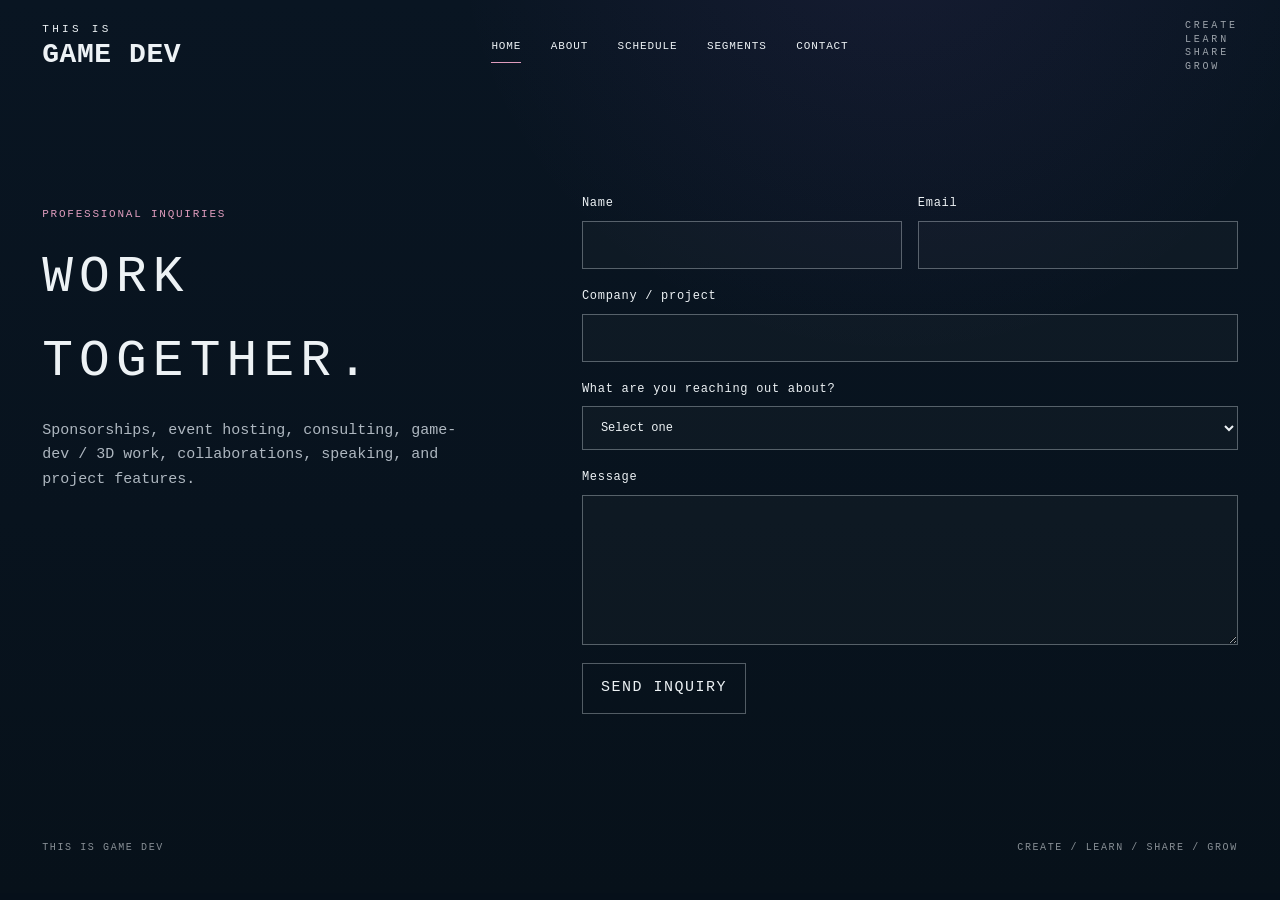
<file: test/contact.html>
<!doctype html>
<html lang="en">
<head>
  <meta charset="utf-8">
  <meta name="viewport" content="width=device-width, initial-scale=1">
  <meta name="description" content="This Is Game Dev — game development, art, tech, community, and live streams.">
  <title>This Is Game Dev</title>
  <link rel="stylesheet" href="styles.css">
</head>
<body>
  <a class="skip-link" href="#main">Skip to content</a>

  <header class="site-header">
    <a class="brand" href="/" aria-label="This Is Game Dev home">
      <span class="brand-kicker">THIS IS</span>
      <span class="brand-main">GAME DEV</span>
    </a>

    <button class="nav-toggle" aria-expanded="false" aria-controls="site-nav">
      <span class="sr-only">Open menu</span>
      <span></span><span></span>
    </button>

    <nav id="site-nav" class="site-nav" aria-label="Primary">
      <a class="active" href="index.html">Home</a>
      <a href="about.html">About</a>
      <a href="schedule.html">Schedule</a>
      <a href="segments.html">Segments</a>
      <a href="contact.html">Contact</a>
    </nav>

    <div class="mantra" aria-hidden="true">
      CREATE<br>LEARN<br>SHARE<br>GROW
    </div>
  </header>

  <main id="main">
<!-- 
    <section id="segmentPreview" class="segmentPreview-section" aria-labelledby="segmentPreview-heading">
      <div class="segmentPreview-copy">
        <h2 id="segmentPreview-heading">SEGMENTS</h2>
        <p>
          The stream consists of co-working sessions as well as interactive segments such as art and development challenges.
        </p>
        <span class="short-rule"></span>
        <p class="categories"><a href="segments.html">VIEW SEGMENTS</a></p>
      </div>
      <img class="segmentPreview-art" src="images/strain03.jpg" alt="">
    </section> -->

    <section id="contact" class="contact-section" aria-labelledby="contact-heading">
      <div>
        <p class="eyebrow">PROFESSIONAL INQUIRIES</p>
        <h2 id="contact-heading">WORK TOGETHER.</h2>
        <p>
          Sponsorships, event hosting, consulting, game-dev / 3D work,
          collaborations, speaking, and project features.
        </p>
      </div>

      <form id="contact-form" class="contact-form" action="#contact" method="post" novalidate>
        <div class="form-grid">
          <label>
            Name
            <input name="name" autocomplete="name" required maxlength="80">
          </label>
          <label>
            Email
            <input type="email" name="email" autocomplete="email" required maxlength="160">
          </label>
        </div>

        <label>
          Company / project
          <input name="company" autocomplete="organization" maxlength="120">
        </label>

        <label>
          What are you reaching out about?
          <select name="topic" required>
            <option value="">Select one</option>
            <option>Sponsorship / promotion</option>
            <option>Event hosting / speaking</option>
            <option>Game dev / 3D / creative work</option>
            <option>Consulting</option>
            <option>Get segmentPreview</option>
            <option>Other professional inquiry</option>
          </select>
        </label>

        <label>
          Message
          <textarea name="message" rows="6" required maxlength="4000"></textarea>
        </label>

        <label class="hp-field" aria-hidden="true">
          Website
          <input name="website" tabindex="-1" autocomplete="off">
        </label>

        <input type="hidden" name="started_at" id="started-at">

        <div class="form-actions">
          <button type="submit">SEND INQUIRY</button>
          <p id="form-status" role="status" aria-live="polite"></p>
        </div>
      </form>
    </section>
  </main>

  <footer class="site-footer">
    <span>THIS IS GAME DEV</span>
    <span>CREATE / LEARN / SHARE / GROW</span>
  </footer>

  <script src="config.js"></script>
  <script src="app.js"></script>
</body>
</html>
</file>
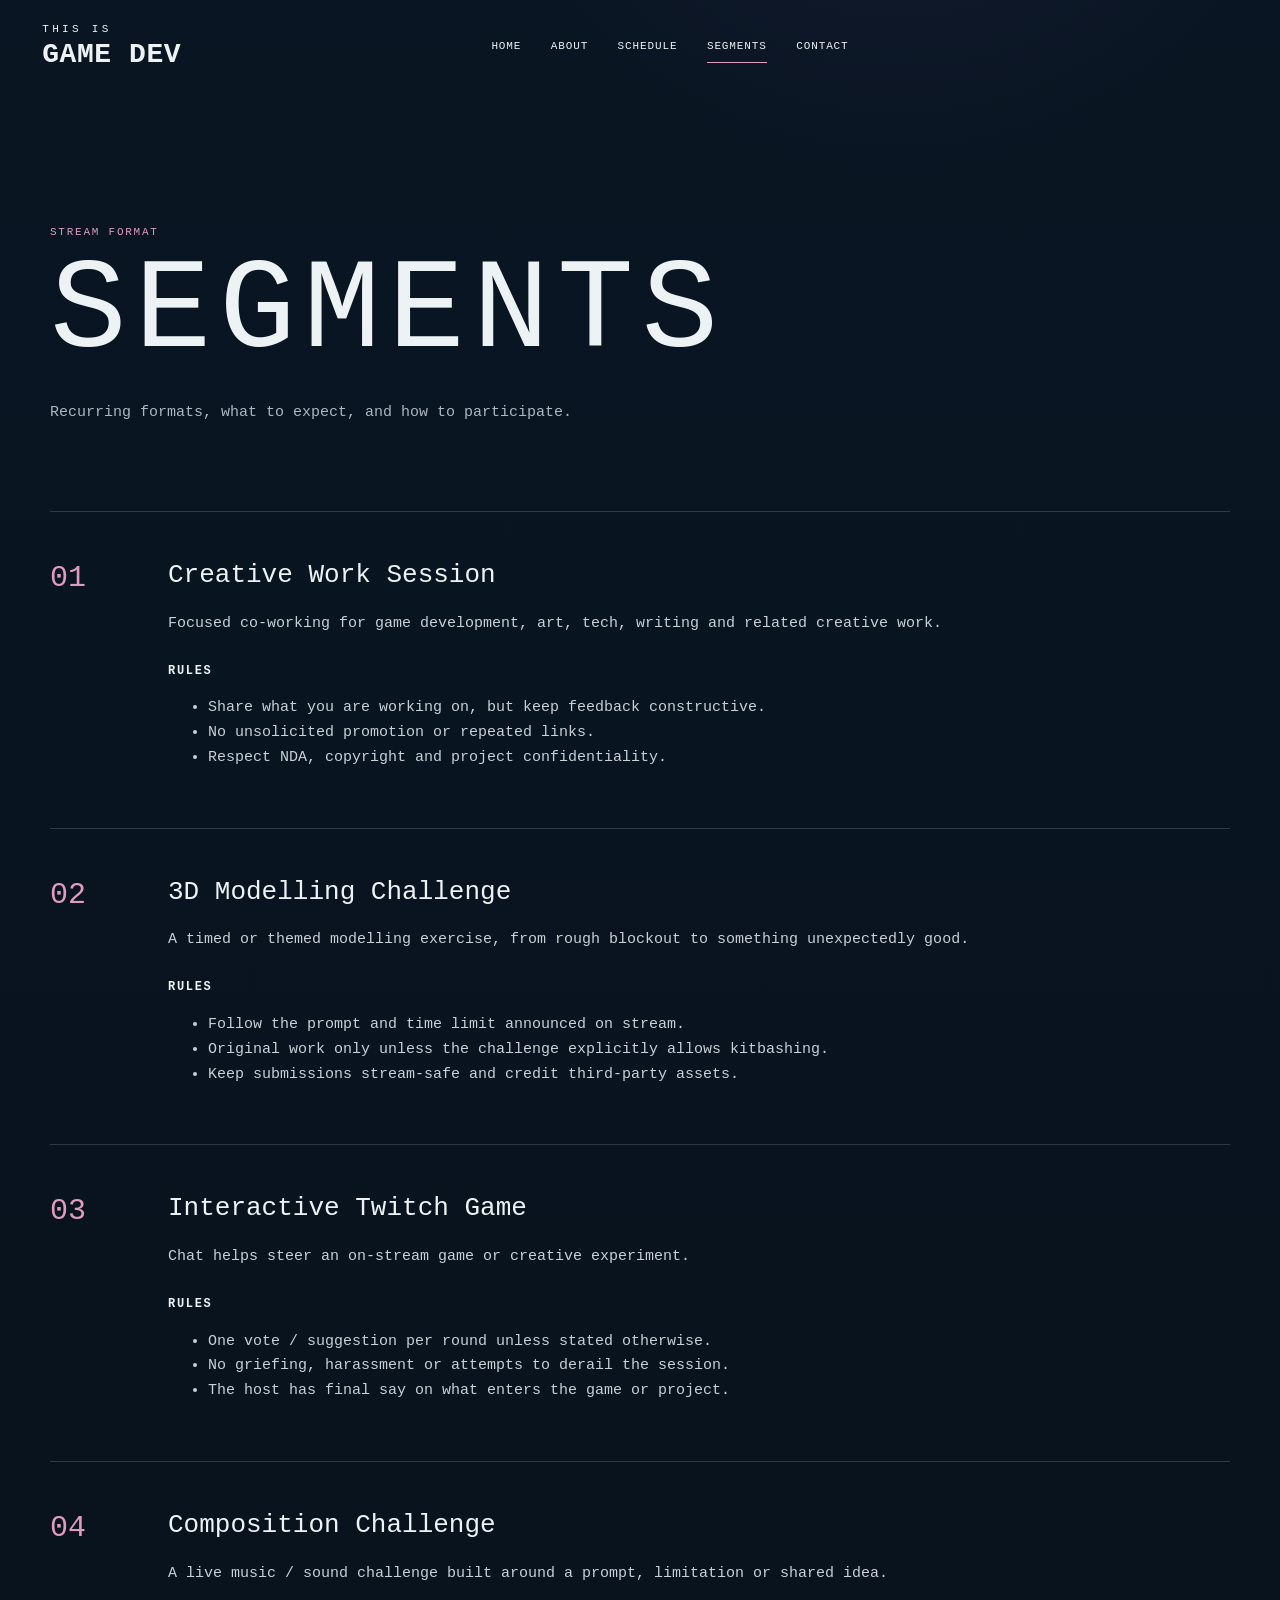
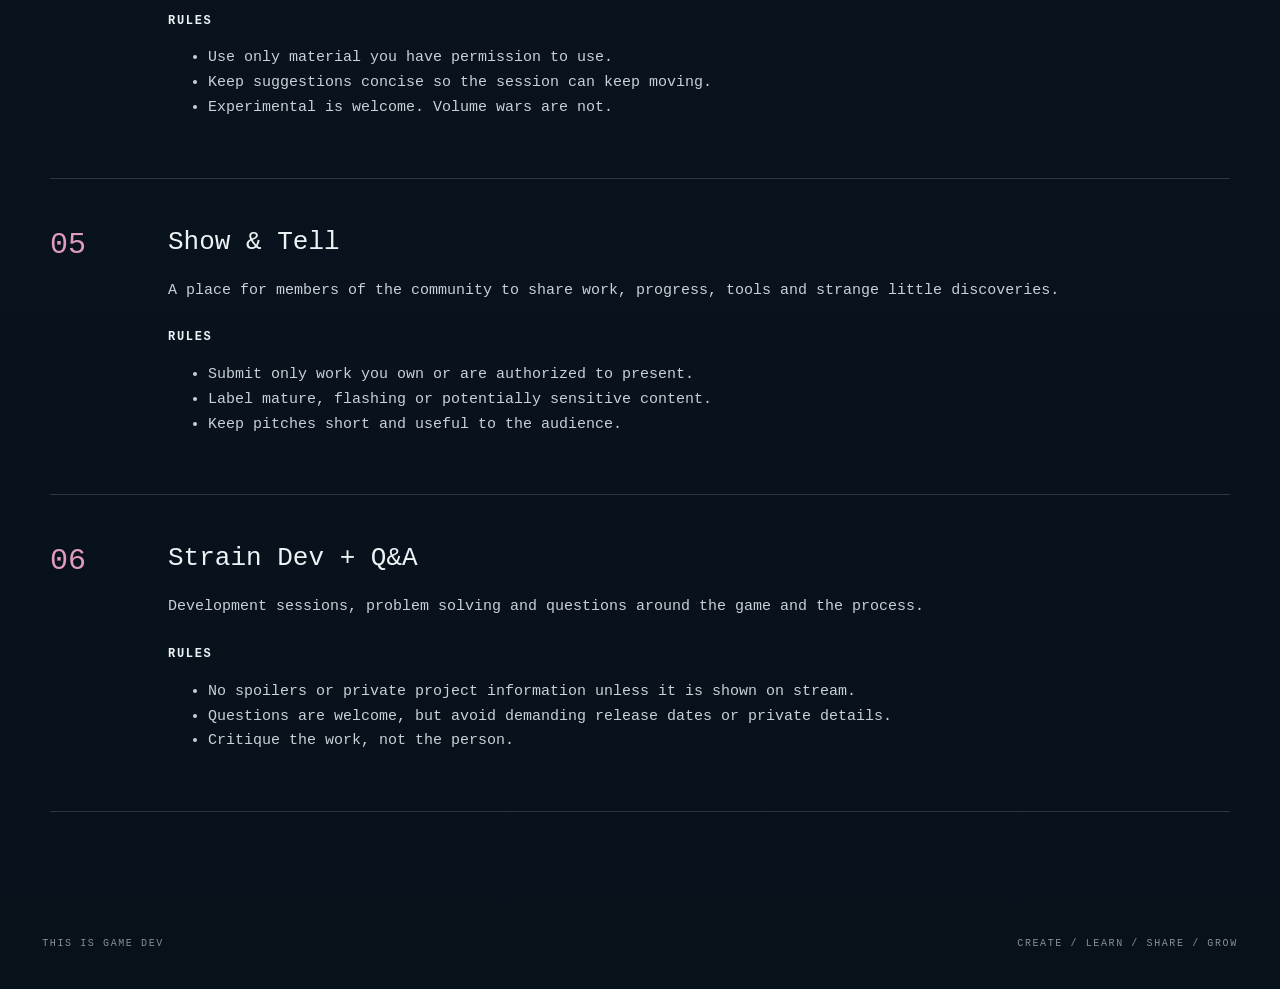
<file: test/segments.html>
<!doctype html>
<html lang="en">
<head>
  <meta charset="utf-8">
  <meta name="viewport" content="width=device-width, initial-scale=1">
  <meta name="description" content="Stream segments and participation rules for This Is Game Dev.">
  <title>Segments — This Is Game Dev</title>
  <link rel="stylesheet" href="styles.css">
</head>
<body class="segments-page">
  <a class="skip-link" href="#main">Skip to content</a>

  <header class="site-header">
    <a class="brand" href="index.html">
      <span class="brand-kicker">THIS IS</span>
      <span class="brand-main">GAME DEV</span>
    </a>
    <button class="nav-toggle" aria-expanded="false" aria-controls="site-nav">
      <span class="sr-only">Open menu</span>
      <span></span><span></span>
    </button>
    <nav id="site-nav" class="site-nav" aria-label="Primary">
      <a href="index.html">Home</a>
      <a href="index.html#about">About</a>
      <a href="index.html#schedule">Schedule</a>
      <a class="active" href="segments.html">Segments</a>
      <a href="index.html#contact">Contact</a>
    </nav>
  </header>

  <main id="main" class="segments-wrap">
    <header class="segments-hero">
      <p class="eyebrow">STREAM FORMAT</p>
      <h1>SEGMENTS</h1>
      <p>Recurring formats, what to expect, and how to participate.</p>
    </header>

    <div class="segment-list">
      <article class="segment-card">
        <div class="segment-number">01</div>
        <div>
          <h2>Creative Work Session</h2>
          <p>Focused co-working for game development, art, tech, writing and related creative work.</p>
          <h3>Rules</h3>
          <ul>
            <li>Share what you are working on, but keep feedback constructive.</li>
            <li>No unsolicited promotion or repeated links.</li>
            <li>Respect NDA, copyright and project confidentiality.</li>
          </ul>
        </div>
      </article>

      <article class="segment-card">
        <div class="segment-number">02</div>
        <div>
          <h2>3D Modelling Challenge</h2>
          <p>A timed or themed modelling exercise, from rough blockout to something unexpectedly good.</p>
          <h3>Rules</h3>
          <ul>
            <li>Follow the prompt and time limit announced on stream.</li>
            <li>Original work only unless the challenge explicitly allows kitbashing.</li>
            <li>Keep submissions stream-safe and credit third-party assets.</li>
          </ul>
        </div>
      </article>

      <article class="segment-card">
        <div class="segment-number">03</div>
        <div>
          <h2>Interactive Twitch Game</h2>
          <p>Chat helps steer an on-stream game or creative experiment.</p>
          <h3>Rules</h3>
          <ul>
            <li>One vote / suggestion per round unless stated otherwise.</li>
            <li>No griefing, harassment or attempts to derail the session.</li>
            <li>The host has final say on what enters the game or project.</li>
          </ul>
        </div>
      </article>

      <article class="segment-card">
        <div class="segment-number">04</div>
        <div>
          <h2>Composition Challenge</h2>
          <p>A live music / sound challenge built around a prompt, limitation or shared idea.</p>
          <h3>Rules</h3>
          <ul>
            <li>Use only material you have permission to use.</li>
            <li>Keep suggestions concise so the session can keep moving.</li>
            <li>Experimental is welcome. Volume wars are not.</li>
          </ul>
        </div>
      </article>

      <article class="segment-card">
        <div class="segment-number">05</div>
        <div>
          <h2>Show &amp; Tell</h2>
          <p>A place for members of the community to share work, progress, tools and strange little discoveries.</p>
          <h3>Rules</h3>
          <ul>
            <li>Submit only work you own or are authorized to present.</li>
            <li>Label mature, flashing or potentially sensitive content.</li>
            <li>Keep pitches short and useful to the audience.</li>
          </ul>
        </div>
      </article>

      <article class="segment-card">
        <div class="segment-number">06</div>
        <div>
          <h2>Strain Dev + Q&amp;A</h2>
          <p>Development sessions, problem solving and questions around the game and the process.</p>
          <h3>Rules</h3>
          <ul>
            <li>No spoilers or private project information unless it is shown on stream.</li>
            <li>Questions are welcome, but avoid demanding release dates or private details.</li>
            <li>Critique the work, not the person.</li>
          </ul>
        </div>
      </article>
    </div>

  </main>

  <footer class="site-footer">
    <span>THIS IS GAME DEV</span>
    <span>CREATE / LEARN / SHARE / GROW</span>
  </footer>

  <script src="config.js"></script>
  <script src="app.js"></script>
</body>
</html>
</file>
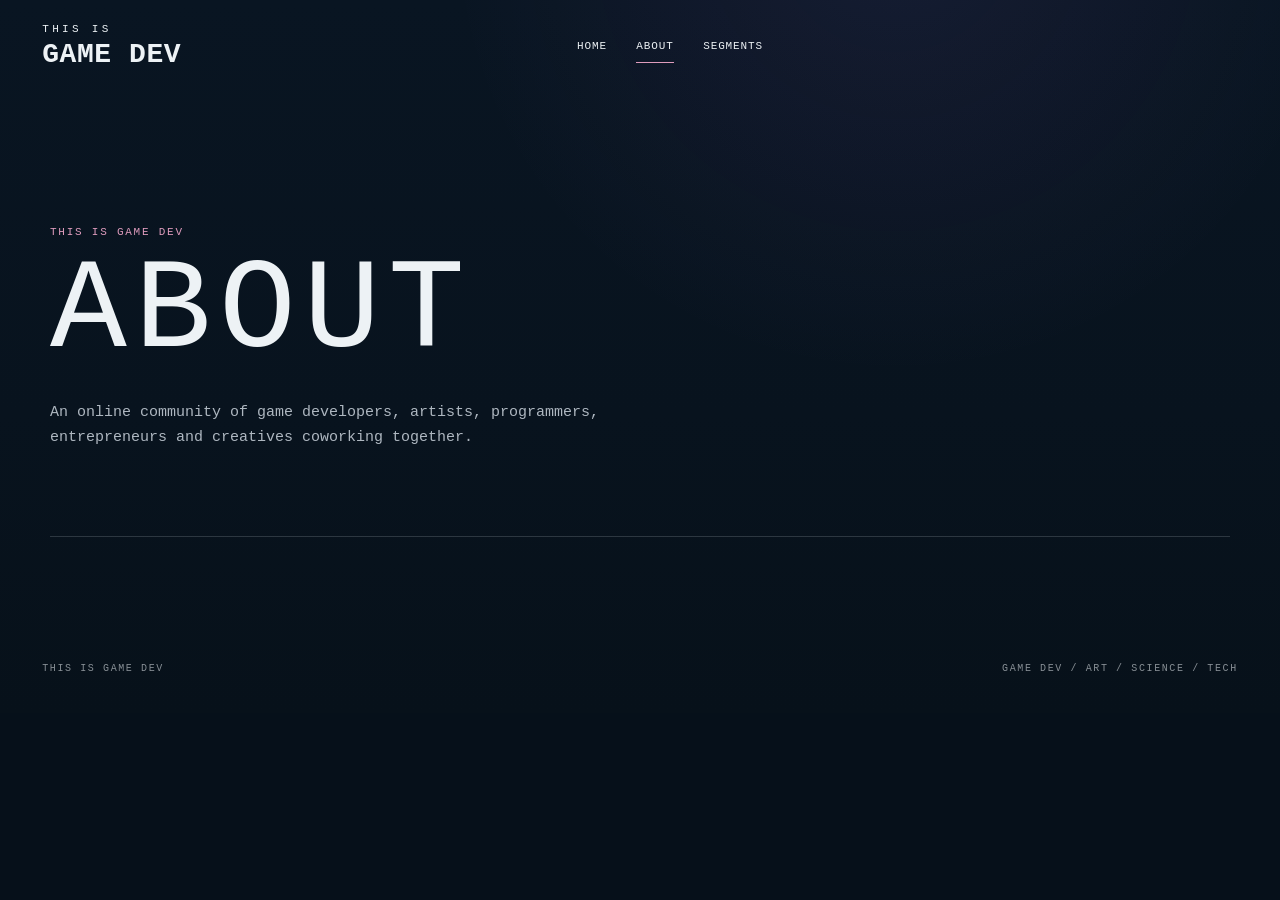
<file: ThisIsGameDev/about.html>
<!doctype html>
<html lang="en">
<head>
  <meta charset="utf-8">
  <link rel="icon" href="favicon.ico" type="image/x-icon">
  <meta name="viewport" content="width=device-width, initial-scale=1">
  <meta name="description" content="This is Game Dev is a community of game developers coworking together online.">
  <title>This Is Game Dev</title>
  <link rel="stylesheet" href="styles.css">
</head>
<body class="segments-page">
  <a class="skip-link" href="index.html">Skip to content</a>

  <header class="site-header">
    <a class="brand" href="index.html">
      <span class="brand-kicker">THIS IS</span>
      <span class="brand-main">GAME DEV</span>
    </a>
    <button class="nav-toggle" aria-expanded="false" aria-controls="site-nav">
      <span class="sr-only">Open menu</span>
      <span></span><span></span>
    </button>
    <nav id="site-nav" class="site-nav" aria-label="Primary">
      <a href="index.html">Home</a>
      <a class="active"  href="about.html">About</a>
      <a href="segments.html">Segments</a>
      <!-- <a href="contact.html">Contact</a> -->
    </nav>
  </header>

  <main id="main" class="segments-wrap">
    <header class="segments-hero">
      <p class="eyebrow">THIS IS GAME DEV</p>
      <h1>ABOUT</h1>
      <p>An online community of game developers, artists, programmers, entrepreneurs and creatives coworking together.</p>
    </header>

      

      <section id="live" class="section live-section" aria-labelledby="live-heading" hidden>
      <div class="section-heading">
        <h2 id="live-heading"><span class="status-dot" aria-hidden="true"></span> LIVE ON TWITCH</h2>
        <p>GAME DEV / ART / SCIENCE / TECH</p>
      </div>

      <div class="live-grid">
        <div class="player-shell" id="twitch-player" aria-live="polite"></div>
        <aside class="live-aside">
          <p>DEV<br>ART<br>SCIENCE<br>TECH</p>
          <span class="short-rule"></span>
        </aside>
      </div>
    </section>




  </main>

  <footer class="site-footer">
    <span>THIS IS GAME DEV</span>
    <span>GAME DEV / ART / SCIENCE / TECH</span>
  </footer>

  <script src="config.js"></script>
  <script src="app.js"></script>
</body>
</html>
</file>
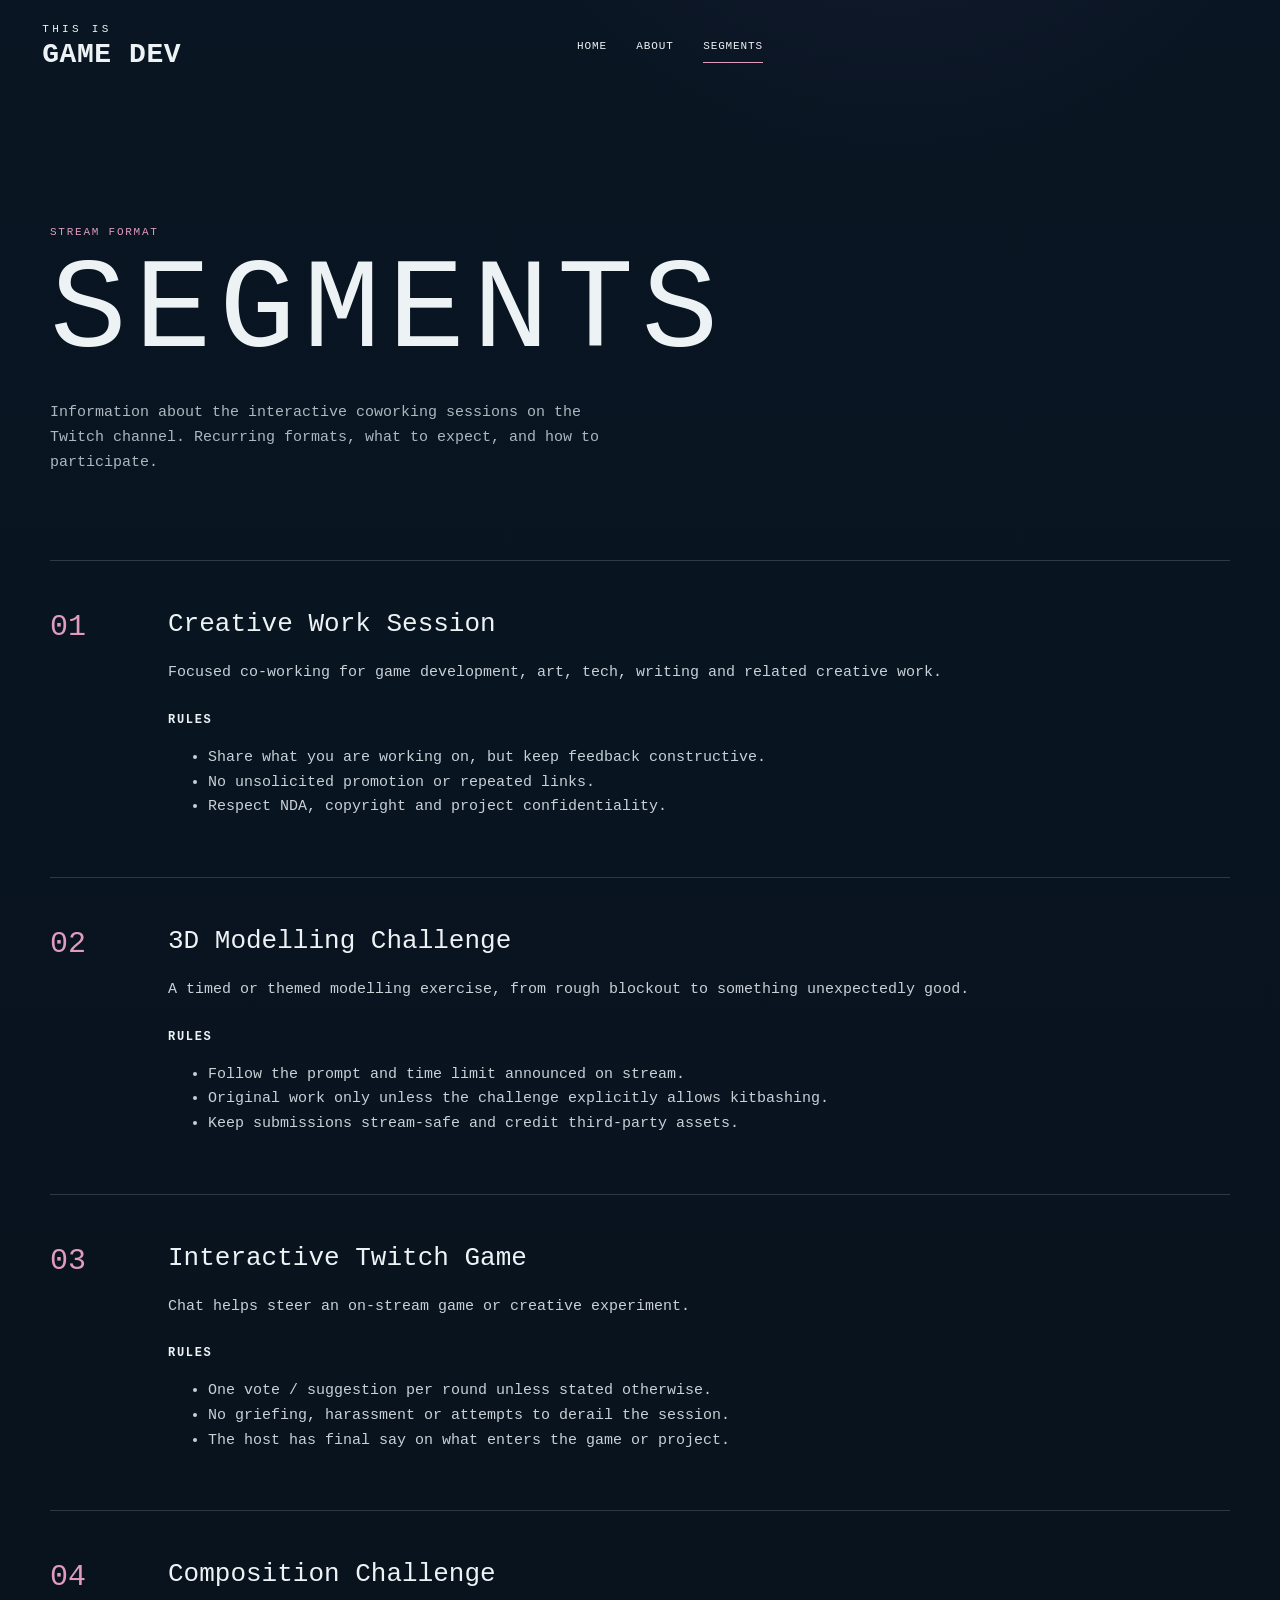
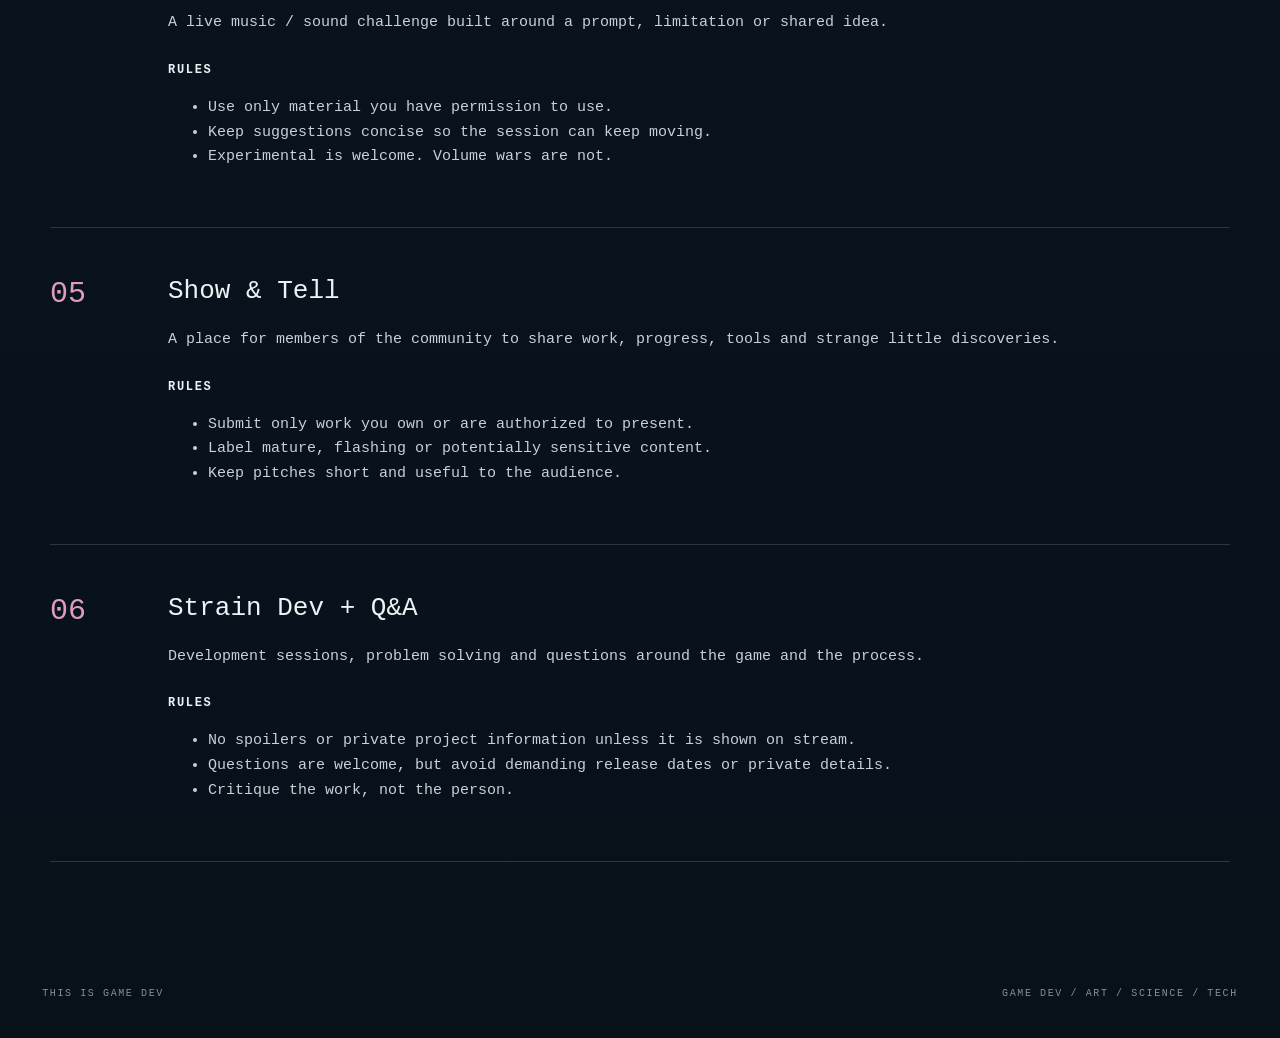
<file: ThisIsGameDev/segments.html>
<!doctype html>
<html lang="en">
<head>
  <meta charset="utf-8">
  <meta name="viewport" content="width=device-width, initial-scale=1">
  <meta name="description" content="Information about the interactive coworking sessions on the Twitch Channel.">
  <title>This Is Game Dev</title>
  <link rel="stylesheet" href="styles.css">
</head>
<body class="segments-page">
  <a class="skip-link" href="#main">Skip to content</a>

  <header class="site-header">
    <a class="brand" href="index.html">
      <span class="brand-kicker">THIS IS</span>
      <span class="brand-main">GAME DEV</span>
    </a>
    <button class="nav-toggle" aria-expanded="false" aria-controls="site-nav">
      <span class="sr-only">Open menu</span>
      <span></span><span></span>
    </button>
    <nav id="site-nav" class="site-nav" aria-label="Primary">
      <a href="index.html">Home</a>
      <a href="about.html">About</a>
      <a class="active" href="segments.html">Segments</a>
      <!-- <a href="contact.html">Contact</a> -->
    </nav>
  </header>

  <main id="main" class="segments-wrap">
    <header class="segments-hero">
      <p class="eyebrow">STREAM FORMAT</p>
      <h1>SEGMENTS</h1>
      <p>Information about the interactive coworking sessions on <a href="https://twitch.tv/lana_lux">the Twitch channel</a>. Recurring formats, what to expect, and how to participate.</p>
    </header>

    <div class="segment-list">
      <article class="segment-card">
        <div class="segment-number">01</div>
        <div>
          <h2>Creative Work Session</h2>
          <p>Focused co-working for game development, art, tech, writing and related creative work.</p>
          <h3>Rules</h3>
          <ul>
            <li>Share what you are working on, but keep feedback constructive.</li>
            <li>No unsolicited promotion or repeated links.</li>
            <li>Respect NDA, copyright and project confidentiality.</li>
          </ul>
        </div>
      </article>

      <article class="segment-card">
        <div class="segment-number">02</div>
        <div>
          <h2>3D Modelling Challenge</h2>
          <p>A timed or themed modelling exercise, from rough blockout to something unexpectedly good.</p>
          <h3>Rules</h3>
          <ul>
            <li>Follow the prompt and time limit announced on stream.</li>
            <li>Original work only unless the challenge explicitly allows kitbashing.</li>
            <li>Keep submissions stream-safe and credit third-party assets.</li>
          </ul>
        </div>
      </article>

      <article class="segment-card">
        <div class="segment-number">03</div>
        <div>
          <h2>Interactive Twitch Game</h2>
          <p>Chat helps steer an on-stream game or creative experiment.</p>
          <h3>Rules</h3>
          <ul>
            <li>One vote / suggestion per round unless stated otherwise.</li>
            <li>No griefing, harassment or attempts to derail the session.</li>
            <li>The host has final say on what enters the game or project.</li>
          </ul>
        </div>
      </article>

      <article class="segment-card">
        <div class="segment-number">04</div>
        <div>
          <h2>Composition Challenge</h2>
          <p>A live music / sound challenge built around a prompt, limitation or shared idea.</p>
          <h3>Rules</h3>
          <ul>
            <li>Use only material you have permission to use.</li>
            <li>Keep suggestions concise so the session can keep moving.</li>
            <li>Experimental is welcome. Volume wars are not.</li>
          </ul>
        </div>
      </article>

      <article class="segment-card">
        <div class="segment-number">05</div>
        <div>
          <h2>Show &amp; Tell</h2>
          <p>A place for members of the community to share work, progress, tools and strange little discoveries.</p>
          <h3>Rules</h3>
          <ul>
            <li>Submit only work you own or are authorized to present.</li>
            <li>Label mature, flashing or potentially sensitive content.</li>
            <li>Keep pitches short and useful to the audience.</li>
          </ul>
        </div>
      </article>

      <article class="segment-card">
        <div class="segment-number">06</div>
        <div>
          <h2>Strain Dev + Q&amp;A</h2>
          <p>Development sessions, problem solving and questions around the game and the process.</p>
          <h3>Rules</h3>
          <ul>
            <li>No spoilers or private project information unless it is shown on stream.</li>
            <li>Questions are welcome, but avoid demanding release dates or private details.</li>
            <li>Critique the work, not the person.</li>
          </ul>
        </div>
      </article>
    </div>

    
    <section id="live" class="section live-section" aria-labelledby="live-heading" hidden>
      <div class="section-heading">
        <h2 id="live-heading"><span class="status-dot" aria-hidden="true"></span> LIVE ON TWITCH</h2>
        <p>GAME DEV / ART / SCIENCE / TECH</p>
      </div>

      <div class="live-grid">
        <div class="player-shell" id="twitch-player" aria-live="polite"></div>
        <aside class="live-aside">
          <p>DEV<br>ART<br>SCIENCE<br>TECH</p>
          <span class="short-rule"></span>
        </aside>
      </div>
    </section>


  </main>

  <footer class="site-footer">
    <span>THIS IS GAME DEV</span>
    <span>GAME DEV / ART / SCIENCE / TECH</span>
  </footer>

  <script src="config.js"></script>
  <script src="app.js"></script>
</body>
</html>
</file>
<file: styles.css>
:root {
  --bg: #091522;
  --bg-deep: #06101a;
  --panel: #0d1c29;
  --text: #edf2f5;
  --muted: #aeb7c0;
  --line: rgba(225, 233, 240, .17);
  --line-strong: rgba(225, 233, 240, .34);
  --pink: #df9cbd;
  --purple: #b56ff2;
  --danger: #ff4b55;
  --max: 1460px;
  --pad: clamp(20px, 3.3vw, 56px);
  color-scheme: dark;
}

* { box-sizing: border-box; }

html {
  scroll-behavior: smooth;
  background: var(--bg-deep);
}

body {
  margin: 0;
  color: var(--text);
  background:
    radial-gradient(circle at 70% -10%, rgba(174, 111, 242, .08), transparent 28rem),
    linear-gradient(180deg, var(--bg) 0%, #08131e 58%, #07111a 100%);
  font-family: ui-monospace, SFMono-Regular, Menlo, Monaco, Consolas, "Liberation Mono", monospace;
  font-size: 15px;
  line-height: 1.65;
}

img { display: block; width: 100%; }
button, input, textarea, select { font: inherit; }
a { color: inherit; text-decoration: none; }
a:focus-visible, button:focus-visible, input:focus-visible, textarea:focus-visible, select:focus-visible {
  outline: 2px solid var(--pink);
  outline-offset: 4px;
}

.segment-card a,
.categories a {
  color: #df9cbd;
}

.sr-only {
  position: absolute; width: 1px; height: 1px; padding: 0; margin: -1px;
  overflow: hidden; clip: rect(0,0,0,0); white-space: nowrap; border: 0;
}

.skip-link {
  position: fixed; left: 1rem; top: -5rem; z-index: 100;
  background: white; color: black; padding: .6rem .9rem;
}
.skip-link:focus { top: 1rem; }

.site-header {
  width: min(calc(100% - 2 * var(--pad)), var(--max));
  min-height: 92px;
  margin: 0 auto;
  display: grid;
  grid-template-columns: 180px 1fr 120px;
  align-items: center;
  gap: 24px;
  position: relative;
  z-index: 20;
}

.brand { line-height: .9; width: fit-content; }
.brand-kicker { display:block; font-size: 11px; letter-spacing: .3em; margin-bottom: 7px; }
.brand-main { display:block; font-size: 28px; font-weight: 800; letter-spacing: .02em; }

.site-nav {
  display: flex;
  justify-content: center;
  gap: clamp(18px, 2.3vw, 36px);
  font-size: 11px;
  text-transform: uppercase;
  letter-spacing: .08em;
}
.site-nav a { padding: 8px 0; position: relative; }
.site-nav a::after {
  content:""; position:absolute; left:0; right:100%; bottom:0; height:1px; background:var(--pink);
  transition:right .2s ease;
}
.site-nav a:hover::after, .site-nav a.active::after { right: 0; }

.mantra {
  justify-self: end;
  font-size: 10px;
  line-height: 1.35;
  letter-spacing: .28em;
  /* color: rgba(240,245,248,.63); */
  color: #df9cbd;
}

.nav-toggle { display:none; }

.hero {
  width: min(calc(100% - 2 * var(--pad)), var(--max));
  min-height: min(690px, 72vh);
  margin: 0 auto;
  position: relative;
  overflow: hidden;
  border-top: 1px solid var(--line);
  border-bottom: 1px solid var(--line);
}
.hero-art {
  position: absolute; inset: 0; height: 100%; object-fit: cover;
  filter: saturate(.88) contrast(1.03);
}
.hero::after {
  content:""; position:absolute; inset:0;
  background: linear-gradient(90deg, rgba(5,13,21,.64), transparent 42%, rgba(5,13,21,.3));
}
.hero-copy {
  position: absolute; left: clamp(18px, 3vw, 42px); bottom: clamp(28px, 6vw, 70px);
  z-index: 2; max-width: 940px;
}
.hero h1 {
  margin: 0; 
  /* font-size: clamp(28px, 3.9vw, 58px);
  line-height: 1.05;
  letter-spacing: .12em; */
  font-weight: 500;
  text-transform: uppercase; 

  font-family: "Teko", sans-serif;
  font-optical-sizing: auto;
  font-weight: 400;
  font-style: normal;

  font-size: 5.5em;
  line-height: .85;
  letter-spacing: .015em;


/* 
  font-family: "Anton", sans-serif;
  font-weight: 400;
  font-style: normal;

  font-size: 4.5em;
  line-height: 1.11;
  letter-spacing: .025em; */


  /* font-family: "Bebas Neue", sans-serif;
  font-weight: 400;
  font-style: normal; */
  /* font-size: 4.5em;
  line-height: 1.14;
  letter-spacing: .3em; */
  /* font-size: 5.5em;
  line-height: .98;
  letter-spacing: .025em; */
  
}




.hero-side {
  position:absolute; right: clamp(18px, 3vw, 46px); top: clamp(80px, 12vw, 170px);
  z-index:2; margin:0; text-align:right; letter-spacing:.18em; line-height:1.25; color:#d9dce0;
}

.section {
  width: min(calc(100% - 2 * var(--pad)), var(--max));
  margin: 0 auto;
  border-bottom: 1px solid var(--line);
  padding: 26px 0;
}
.section-heading {
  display:flex; justify-content:space-between; gap:30px; align-items:end;
  margin-bottom: 18px;
}
.section-heading h2, .about-copy h2, .segmentPreview-copy h2, .contact-section h2 {
  margin:0; font-size: 19px; font-weight:500; letter-spacing:.12em;
}
.section-heading p { margin:0; color:var(--muted); font-size:10px; letter-spacing:.08em; text-transform:uppercase; }

.status-dot {
  width:11px; height:11px; display:inline-block; border-radius:50%; background:var(--purple); margin-right:10px;
}

.live-grid {
  display:grid; grid-template-columns:minmax(0, 1fr) 210px; gap:36px; align-items:stretch;
}
.player-shell {
  min-height: 520px;
  border: 1px solid var(--line-strong);
  background: #030609;
}
.player-shell iframe { width:100%; height:100%; min-height:520px; border:0; display:block; }
.live-aside {
  border-left:1px solid var(--line);
  padding:14px 0 14px 28px;
  font-size:12px; letter-spacing:.13em; color:#d4dae0;
  display:flex; flex-direction:column; justify-content:center; gap:20px;
}
.short-rule { display:block; width:44px; height:2px; background:rgba(238,242,245,.72); }

.schedule-list { border-top:1px solid var(--line); }
.schedule-item {
  display:grid;
  grid-template-columns: 120px 150px minmax(0,1fr) minmax(170px, .55fr) auto;
  gap:20px;
  align-items:center;
  min-height:112px;
  border-bottom:1px solid var(--line);
  padding:14px 0;
}
.schedule-date { text-transform:uppercase; }
.schedule-date strong { display:block; font-size:19px; letter-spacing:.08em; }
.schedule-date span { color:var(--muted); font-size:11px; }
.schedule-thumb { aspect-ratio:16/9; object-fit:cover; border:1px solid var(--line); }
.schedule-title strong { display:block; font-size:15px; font-weight:500; }
.schedule-title span, .schedule-time { color:var(--muted); }
.schedule-time { text-align:right; white-space:nowrap; }
.schedule-link { font-size:22px; color:var(--pink); }
.loading { color:var(--muted); padding:28px 0; }

.about-section {
  width:min(calc(100% - 2 * var(--pad)), var(--max));
  margin:0 auto;
  display:grid; grid-template-columns: 1.15fr .85fr;
  border-bottom:1px solid var(--line);
}
.about-art img { height:100%; min-height:360px; object-fit:cover; }
.about-copy {
  padding: clamp(30px, 5vw, 74px);
  align-self:center;
}
.about-copy p { max-width:540px; color:#d4dae0; }

.segmentPreview-section {
  width:min(calc(100% - 2 * var(--pad)), var(--max));
  margin:0 auto;
  display:grid; grid-template-columns: 1fr .8fr;
  min-height:310px;
  border-bottom:1px solid var(--line);
  overflow:hidden;
}
.segmentPreview-copy { padding: clamp(28px, 4vw, 56px) 0; align-self:center; }
.segmentPreview-copy p { max-width:720px; }
.categories { color:var(--muted); font-size:11px; letter-spacing:.08em; text-transform:uppercase; }
.segmentPreview-art { height:100%; object-fit:cover; }

.contact-section {
  width:min(calc(100% - 2 * var(--pad)), var(--max));
  margin:0 auto;
  padding: clamp(56px, 8vw, 110px) 0;
  display:grid; grid-template-columns:.8fr 1.2fr; gap:clamp(40px, 8vw, 120px);
}
.eyebrow { color:var(--pink); font-size:11px; letter-spacing:.16em; text-transform:uppercase; }
.contact-section h2 { font-size:clamp(28px, 4vw, 54px); }
.contact-section > div > p:not(.eyebrow) { color:var(--muted); max-width:480px; }

.contact-form { display:grid; gap:18px; }
.form-grid { display:grid; grid-template-columns:1fr 1fr; gap:16px; }
.contact-form label { display:grid; gap:7px; font-size:12px; letter-spacing:.06em; }
.contact-form input, .contact-form select, .contact-form textarea {
  width:100%;
  color:var(--text);
  background:rgba(255,255,255,.025);
  border:1px solid var(--line-strong);
  padding:13px 14px;
  border-radius:0;
}
.contact-form textarea { resize:vertical; min-height:150px; }
.form-actions { display:flex; align-items:center; gap:20px; }
.contact-form button {
  border:1px solid var(--line-strong);
  color:var(--text);
  background:transparent;
  padding:12px 18px;
  cursor:pointer;
  letter-spacing:.1em;
}
.contact-form button:hover { background:rgba(255,255,255,.06); }
.hp-field { position:absolute !important; left:-9999px !important; }
#form-status { margin:0; color:var(--muted); }

.site-footer {
  width:min(calc(100% - 2 * var(--pad)), var(--max));
  margin:0 auto;
  padding:24px 0 36px;
  display:flex; justify-content:space-between; gap:30px;
  color:rgba(235,240,244,.56);
  font-size:10px; letter-spacing:.16em;
}

.segments-wrap {
  width:min(calc(100% - 2 * var(--pad)), 1180px);
  margin:0 auto;
  padding:70px 0 100px;
}
.segments-hero {
  padding: 50px 0 70px;
  border-bottom:1px solid var(--line);
}
.segments-hero h1 {
  font-size:clamp(54px, 10vw, 128px);
  line-height:.9; margin:.1em 0 .25em; font-weight:500; letter-spacing:.06em;
}
.segments-hero > p:last-child { color:var(--muted); max-width:580px; }
.segment-card {
  display:grid; grid-template-columns:90px 1fr; gap:28px;
  padding:42px 0; border-bottom:1px solid var(--line);
}
.segment-number { font-size:30px; color:var(--pink); }
.segment-card h2 { margin:0 0 12px; font-size:26px; font-weight:500; }
.segment-card h3 { margin:25px 0 8px; font-size:12px; letter-spacing:.14em; text-transform:uppercase; }
.segment-card p, .segment-card li { color:#c9d0d6; }
.segments-note { margin-top:34px; color:var(--muted); font-size:12px; }


.about-img{
  width:500px; 
}

@media (max-width: 900px) {
  .site-header {
    min-height:78px;
    grid-template-columns:1fr auto;
  }
  .mantra { display:none; }
  .nav-toggle {
    display:grid; gap:6px; width:42px; height:42px; place-content:center;
    border:1px solid var(--line); background:transparent; color:inherit; cursor:pointer;
  }
  .nav-toggle span:not(.sr-only) { width:18px; height:1px; background:currentColor; display:block; }
  .site-nav {
    position:absolute; top:72px; left:0; right:0;
    display:none; flex-direction:column; align-items:flex-start; gap:0;
    background:#08131e; border:1px solid var(--line); padding:18px;
  }
  .site-nav.open { display:flex; }
  .site-nav a { width:100%; padding:12px 6px; }
  .hero { min-height:560px; }
  .live-grid { grid-template-columns:1fr; }
  .live-aside { display:none; }
  .player-shell, .player-shell iframe { min-height: min(56vw, 460px); }
  .schedule-item {
    grid-template-columns:88px 120px 1fr auto;
  }
  .schedule-time { grid-column:3; text-align:left; }
  .schedule-link { grid-column:4; grid-row:1 / span 2; }
  .about-section, .segmentPreview-section, .contact-section { grid-template-columns:1fr; }
  .segmentPreview-art { max-height:320px; order:-1; }
}

@media (max-width: 620px) {
  :root { --pad: 16px; }
  body { font-size:14px; }
  .brand-main { font-size:23px; }
  .hero { min-height:500px; }
  .hero-copy { bottom:28px; }
  .hero-side { top:74px; font-size:11px; }
  .section-heading { align-items:flex-start; flex-direction:column; gap:4px; }
  .live-section { padding-top:22px; }
  .schedule-item {
    grid-template-columns:70px 92px 1fr;
    gap:12px;
    min-height:92px;
  }
  .schedule-link { display:none; }
  .schedule-time { grid-column:3; font-size:12px; }
  .schedule-thumb { min-width:0; }
  .about-art img { min-height:260px; }
  .about-copy { padding:32px 0; }
  .segmentPreview-copy { padding:32px 0; }
  .form-grid { grid-template-columns:1fr; }
  .contact-section { gap:34px; }
  .site-footer { flex-direction:column; gap:8px; }
  .segment-card { grid-template-columns:52px 1fr; gap:14px; }
  .segment-card h2 { font-size:21px; }
}

@media (prefers-reduced-motion: reduce) {
  *, *::before, *::after {
    scroll-behavior:auto !important;
    transition:none !important;
    animation:none !important;
  }
}
</file>
<file: test/styles.css>
:root {
  --bg: #091522;
  --bg-deep: #06101a;
  --panel: #0d1c29;
  --text: #edf2f5;
  --muted: #aeb7c0;
  --line: rgba(225, 233, 240, .17);
  --line-strong: rgba(225, 233, 240, .34);
  --pink: #df9cbd;
  --purple: #b56ff2;
  --danger: #ff4b55;
  --max: 1460px;
  --pad: clamp(20px, 3.3vw, 56px);
  color-scheme: dark;
}

* { box-sizing: border-box; }

html {
  scroll-behavior: smooth;
  background: var(--bg-deep);
}

body {
  margin: 0;
  color: var(--text);
  background:
    radial-gradient(circle at 70% -10%, rgba(174, 111, 242, .08), transparent 28rem),
    linear-gradient(180deg, var(--bg) 0%, #08131e 58%, #07111a 100%);
  font-family: ui-monospace, SFMono-Regular, Menlo, Monaco, Consolas, "Liberation Mono", monospace;
  font-size: 15px;
  line-height: 1.65;
}

img { display: block; width: 100%; }
button, input, textarea, select { font: inherit; }
a { color: inherit; text-decoration: none; }
a:focus-visible, button:focus-visible, input:focus-visible, textarea:focus-visible, select:focus-visible {
  outline: 2px solid var(--pink);
  outline-offset: 4px;
}

.sr-only {
  position: absolute; width: 1px; height: 1px; padding: 0; margin: -1px;
  overflow: hidden; clip: rect(0,0,0,0); white-space: nowrap; border: 0;
}

.skip-link {
  position: fixed; left: 1rem; top: -5rem; z-index: 100;
  background: white; color: black; padding: .6rem .9rem;
}
.skip-link:focus { top: 1rem; }

.site-header {
  width: min(calc(100% - 2 * var(--pad)), var(--max));
  min-height: 92px;
  margin: 0 auto;
  display: grid;
  grid-template-columns: 180px 1fr 120px;
  align-items: center;
  gap: 24px;
  position: relative;
  z-index: 20;
}

.brand { line-height: .9; width: fit-content; }
.brand-kicker { display:block; font-size: 11px; letter-spacing: .3em; margin-bottom: 7px; }
.brand-main { display:block; font-size: 28px; font-weight: 800; letter-spacing: .02em; }

.site-nav {
  display: flex;
  justify-content: center;
  gap: clamp(18px, 2.3vw, 36px);
  font-size: 11px;
  text-transform: uppercase;
  letter-spacing: .08em;
}
.site-nav a { padding: 8px 0; position: relative; }
.site-nav a::after {
  content:""; position:absolute; left:0; right:100%; bottom:0; height:1px; background:var(--pink);
  transition:right .2s ease;
}
.site-nav a:hover::after, .site-nav a.active::after { right: 0; }

.mantra {
  justify-self: end;
  font-size: 10px;
  line-height: 1.35;
  letter-spacing: .28em;
  color: rgba(240,245,248,.63);
}

.nav-toggle { display:none; }

.hero {
  width: min(calc(100% - 2 * var(--pad)), var(--max));
  min-height: min(690px, 72vh);
  margin: 0 auto;
  position: relative;
  overflow: hidden;
  border-top: 1px solid var(--line);
  border-bottom: 1px solid var(--line);
}
.hero-art {
  position: absolute; inset: 0; height: 100%; object-fit: cover;
  filter: saturate(.88) contrast(1.03);
}
.hero::after {
  content:""; position:absolute; inset:0;
  background: linear-gradient(90deg, rgba(5,13,21,.64), transparent 42%, rgba(5,13,21,.3));
}
.hero-copy {
  position: absolute; left: clamp(18px, 3vw, 42px); bottom: clamp(28px, 6vw, 70px);
  z-index: 2; max-width: 940px;
}
.hero h1 {
  margin: 0; 
  /* font-size: clamp(28px, 3.9vw, 58px);
  line-height: 1.05;
  letter-spacing: .12em; */
  font-weight: 500;
  text-transform: uppercase; 

  font-family: "Teko", sans-serif;
  font-optical-sizing: auto;
  font-weight: 400;
  font-style: normal;

  font-size: 5.5em;
  line-height: .85;
  letter-spacing: .015em;


/* 
  font-family: "Anton", sans-serif;
  font-weight: 400;
  font-style: normal;

  font-size: 4.5em;
  line-height: 1.11;
  letter-spacing: .025em; */


  /* font-family: "Bebas Neue", sans-serif;
  font-weight: 400;
  font-style: normal; */
  /* font-size: 4.5em;
  line-height: 1.14;
  letter-spacing: .3em; */
  /* font-size: 5.5em;
  line-height: .98;
  letter-spacing: .025em; */
  
}




.hero-side {
  position:absolute; right: clamp(18px, 3vw, 46px); top: clamp(80px, 12vw, 170px);
  z-index:2; margin:0; text-align:right; letter-spacing:.18em; line-height:1.25; color:#d9dce0;
}

.section {
  width: min(calc(100% - 2 * var(--pad)), var(--max));
  margin: 0 auto;
  border-bottom: 1px solid var(--line);
  padding: 26px 0;
}
.section-heading {
  display:flex; justify-content:space-between; gap:30px; align-items:end;
  margin-bottom: 18px;
}
.section-heading h2, .about-copy h2, .segmentPreview-copy h2, .contact-section h2 {
  margin:0; font-size: 19px; font-weight:500; letter-spacing:.12em;
}
.section-heading p { margin:0; color:var(--muted); font-size:10px; letter-spacing:.08em; text-transform:uppercase; }

.status-dot {
  width:11px; height:11px; display:inline-block; border-radius:50%; background:var(--purple); margin-right:10px;
}

.live-grid {
  display:grid; grid-template-columns:minmax(0, 1fr) 210px; gap:36px; align-items:stretch;
}
.player-shell {
  min-height: 520px;
  border: 1px solid var(--line-strong);
  background: #030609;
}
.player-shell iframe { width:100%; height:100%; min-height:520px; border:0; display:block; }
.live-aside {
  border-left:1px solid var(--line);
  padding:14px 0 14px 28px;
  font-size:12px; letter-spacing:.13em; color:#d4dae0;
  display:flex; flex-direction:column; justify-content:center; gap:20px;
}
.short-rule { display:block; width:44px; height:2px; background:rgba(238,242,245,.72); }

.schedule-list { border-top:1px solid var(--line); }
.schedule-item {
  display:grid;
  grid-template-columns: 120px 150px minmax(0,1fr) minmax(170px, .55fr) auto;
  gap:20px;
  align-items:center;
  min-height:112px;
  border-bottom:1px solid var(--line);
  padding:14px 0;
}
.schedule-date { text-transform:uppercase; }
.schedule-date strong { display:block; font-size:19px; letter-spacing:.08em; }
.schedule-date span { color:var(--muted); font-size:11px; }
.schedule-thumb { aspect-ratio:16/9; object-fit:cover; border:1px solid var(--line); }
.schedule-title strong { display:block; font-size:15px; font-weight:500; }
.schedule-title span, .schedule-time { color:var(--muted); }
.schedule-time { text-align:right; white-space:nowrap; }
.schedule-link { font-size:22px; color:var(--pink); }
.loading { color:var(--muted); padding:28px 0; }

.about-section {
  width:min(calc(100% - 2 * var(--pad)), var(--max));
  margin:0 auto;
  display:grid; grid-template-columns: 1.15fr .85fr;
  border-bottom:1px solid var(--line);
}
.about-art img { height:100%; min-height:360px; object-fit:cover; }
.about-copy {
  padding: clamp(30px, 5vw, 74px);
  align-self:center;
}
.about-copy p { max-width:540px; color:#d4dae0; }

.segmentPreview-section {
  width:min(calc(100% - 2 * var(--pad)), var(--max));
  margin:0 auto;
  display:grid; grid-template-columns: 1fr .8fr;
  min-height:310px;
  border-bottom:1px solid var(--line);
  overflow:hidden;
}
.segmentPreview-copy { padding: clamp(28px, 4vw, 56px) 0; align-self:center; }
.segmentPreview-copy p { max-width:720px; }
.categories { color:var(--muted); font-size:11px; letter-spacing:.08em; text-transform:uppercase; }
.segmentPreview-art { height:100%; object-fit:cover; }

.contact-section {
  width:min(calc(100% - 2 * var(--pad)), var(--max));
  margin:0 auto;
  padding: clamp(56px, 8vw, 110px) 0;
  display:grid; grid-template-columns:.8fr 1.2fr; gap:clamp(40px, 8vw, 120px);
}
.eyebrow { color:var(--pink); font-size:11px; letter-spacing:.16em; text-transform:uppercase; }
.contact-section h2 { font-size:clamp(28px, 4vw, 54px); }
.contact-section > div > p:not(.eyebrow) { color:var(--muted); max-width:480px; }

.contact-form { display:grid; gap:18px; }
.form-grid { display:grid; grid-template-columns:1fr 1fr; gap:16px; }
.contact-form label { display:grid; gap:7px; font-size:12px; letter-spacing:.06em; }
.contact-form input, .contact-form select, .contact-form textarea {
  width:100%;
  color:var(--text);
  background:rgba(255,255,255,.025);
  border:1px solid var(--line-strong);
  padding:13px 14px;
  border-radius:0;
}
.contact-form textarea { resize:vertical; min-height:150px; }
.form-actions { display:flex; align-items:center; gap:20px; }
.contact-form button {
  border:1px solid var(--line-strong);
  color:var(--text);
  background:transparent;
  padding:12px 18px;
  cursor:pointer;
  letter-spacing:.1em;
}
.contact-form button:hover { background:rgba(255,255,255,.06); }
.hp-field { position:absolute !important; left:-9999px !important; }
#form-status { margin:0; color:var(--muted); }

.site-footer {
  width:min(calc(100% - 2 * var(--pad)), var(--max));
  margin:0 auto;
  padding:24px 0 36px;
  display:flex; justify-content:space-between; gap:30px;
  color:rgba(235,240,244,.56);
  font-size:10px; letter-spacing:.16em;
}

.segments-wrap {
  width:min(calc(100% - 2 * var(--pad)), 1180px);
  margin:0 auto;
  padding:70px 0 100px;
}
.segments-hero {
  padding: 50px 0 70px;
  border-bottom:1px solid var(--line);
}
.segments-hero h1 {
  font-size:clamp(54px, 10vw, 128px);
  line-height:.9; margin:.1em 0 .25em; font-weight:500; letter-spacing:.06em;
}
.segments-hero > p:last-child { color:var(--muted); max-width:580px; }
.segment-card {
  display:grid; grid-template-columns:90px 1fr; gap:28px;
  padding:42px 0; border-bottom:1px solid var(--line);
}
.segment-number { font-size:30px; color:var(--pink); }
.segment-card h2 { margin:0 0 12px; font-size:26px; font-weight:500; }
.segment-card h3 { margin:25px 0 8px; font-size:12px; letter-spacing:.14em; text-transform:uppercase; }
.segment-card p, .segment-card li { color:#c9d0d6; }
.segments-note { margin-top:34px; color:var(--muted); font-size:12px; }

@media (max-width: 900px) {
  .site-header {
    min-height:78px;
    grid-template-columns:1fr auto;
  }
  .mantra { display:none; }
  .nav-toggle {
    display:grid; gap:6px; width:42px; height:42px; place-content:center;
    border:1px solid var(--line); background:transparent; color:inherit; cursor:pointer;
  }
  .nav-toggle span:not(.sr-only) { width:18px; height:1px; background:currentColor; display:block; }
  .site-nav {
    position:absolute; top:72px; left:0; right:0;
    display:none; flex-direction:column; align-items:flex-start; gap:0;
    background:#08131e; border:1px solid var(--line); padding:18px;
  }
  .site-nav.open { display:flex; }
  .site-nav a { width:100%; padding:12px 6px; }
  .hero { min-height:560px; }
  .live-grid { grid-template-columns:1fr; }
  .live-aside { display:none; }
  .player-shell, .player-shell iframe { min-height: min(56vw, 460px); }
  .schedule-item {
    grid-template-columns:88px 120px 1fr auto;
  }
  .schedule-time { grid-column:3; text-align:left; }
  .schedule-link { grid-column:4; grid-row:1 / span 2; }
  .about-section, .segmentPreview-section, .contact-section { grid-template-columns:1fr; }
  .segmentPreview-art { max-height:320px; order:-1; }
}

@media (max-width: 620px) {
  :root { --pad: 16px; }
  body { font-size:14px; }
  .brand-main { font-size:23px; }
  .hero { min-height:500px; }
  .hero-copy { bottom:28px; }
  .hero-side { top:74px; font-size:11px; }
  .section-heading { align-items:flex-start; flex-direction:column; gap:4px; }
  .live-section { padding-top:22px; }
  .schedule-item {
    grid-template-columns:70px 92px 1fr;
    gap:12px;
    min-height:92px;
  }
  .schedule-link { display:none; }
  .schedule-time { grid-column:3; font-size:12px; }
  .schedule-thumb { min-width:0; }
  .about-art img { min-height:260px; }
  .about-copy { padding:32px 0; }
  .segmentPreview-copy { padding:32px 0; }
  .form-grid { grid-template-columns:1fr; }
  .contact-section { gap:34px; }
  .site-footer { flex-direction:column; gap:8px; }
  .segment-card { grid-template-columns:52px 1fr; gap:14px; }
  .segment-card h2 { font-size:21px; }
}

@media (prefers-reduced-motion: reduce) {
  *, *::before, *::after {
    scroll-behavior:auto !important;
    transition:none !important;
    animation:none !important;
  }
}
</file>
<file: ThisIsGameDev/styles.css>
:root {
  --bg: #091522;
  --bg-deep: #06101a;
  --panel: #0d1c29;
  --text: #edf2f5;
  --muted: #aeb7c0;
  --line: rgba(225, 233, 240, .17);
  --line-strong: rgba(225, 233, 240, .34);
  --pink: #df9cbd;
  --purple: #b56ff2;
  --danger: #ff4b55;
  --max: 1460px;
  --pad: clamp(20px, 3.3vw, 56px);
  color-scheme: dark;
}

* { box-sizing: border-box; }

html {
  scroll-behavior: smooth;
  background: var(--bg-deep);
}

body {
  margin: 0;
  color: var(--text);
  background:
    radial-gradient(circle at 70% -10%, rgba(174, 111, 242, .08), transparent 28rem),
    linear-gradient(180deg, var(--bg) 0%, #08131e 58%, #07111a 100%);
  font-family: ui-monospace, SFMono-Regular, Menlo, Monaco, Consolas, "Liberation Mono", monospace;
  font-size: 15px;
  line-height: 1.65;
}

img { display: block; width: 100%; }
button, input, textarea, select { font: inherit; }
a { color: inherit; text-decoration: none; }
a:focus-visible, button:focus-visible, input:focus-visible, textarea:focus-visible, select:focus-visible {
  outline: 2px solid var(--pink);
  outline-offset: 4px;
}

.sr-only {
  position: absolute; width: 1px; height: 1px; padding: 0; margin: -1px;
  overflow: hidden; clip: rect(0,0,0,0); white-space: nowrap; border: 0;
}

.skip-link {
  position: fixed; left: 1rem; top: -5rem; z-index: 100;
  background: white; color: black; padding: .6rem .9rem;
}
.skip-link:focus { top: 1rem; }

.site-header {
  width: min(calc(100% - 2 * var(--pad)), var(--max));
  min-height: 92px;
  margin: 0 auto;
  display: grid;
  grid-template-columns: 180px 1fr 120px;
  align-items: center;
  gap: 24px;
  position: relative;
  z-index: 20;
}

.brand { line-height: .9; width: fit-content; }
.brand-kicker { display:block; font-size: 11px; letter-spacing: .3em; margin-bottom: 7px; }
.brand-main { display:block; font-size: 28px; font-weight: 800; letter-spacing: .02em; }

.site-nav {
  display: flex;
  justify-content: center;
  gap: clamp(18px, 2.3vw, 36px);
  font-size: 11px;
  text-transform: uppercase;
  letter-spacing: .08em;
}
.site-nav a { padding: 8px 0; position: relative; }
.site-nav a::after {
  content:""; position:absolute; left:0; right:100%; bottom:0; height:1px; background:var(--pink);
  transition:right .2s ease;
}
.site-nav a:hover::after, .site-nav a.active::after { right: 0; }

.mantra {
  justify-self: end;
  font-size: 10px;
  line-height: 1.35;
  letter-spacing: .28em;
  color: rgba(240,245,248,.63);
}

.nav-toggle { display:none; }

.hero {
  width: min(calc(100% - 2 * var(--pad)), var(--max));
  min-height: min(690px, 72vh);
  margin: 0 auto;
  position: relative;
  overflow: hidden;
  border-top: 1px solid var(--line);
  border-bottom: 1px solid var(--line);
}
.hero-art {
  position: absolute; inset: 0; height: 100%; object-fit: cover;
  filter: saturate(.88) contrast(1.03);
}
.hero::after {
  content:""; position:absolute; inset:0;
  background: linear-gradient(90deg, rgba(5,13,21,.64), transparent 42%, rgba(5,13,21,.3));
}
.hero-copy {
  position: absolute; left: clamp(18px, 3vw, 42px); bottom: clamp(28px, 6vw, 70px);
  z-index: 2; max-width: 940px;
}
.hero h1 {
  margin: 0; 
  /* font-size: clamp(28px, 3.9vw, 58px);
  line-height: 1.05;
  letter-spacing: .12em; */
  font-weight: 500;
  text-transform: uppercase; 

  font-family: "Teko", sans-serif;
  font-optical-sizing: auto;
  font-weight: 400;
  font-style: normal;

  font-size: 5.5em;
  line-height: .85;
  letter-spacing: .015em;


/* 
  font-family: "Anton", sans-serif;
  font-weight: 400;
  font-style: normal;

  font-size: 4.5em;
  line-height: 1.11;
  letter-spacing: .025em; */


  /* font-family: "Bebas Neue", sans-serif;
  font-weight: 400;
  font-style: normal; */
  /* font-size: 4.5em;
  line-height: 1.14;
  letter-spacing: .3em; */
  /* font-size: 5.5em;
  line-height: .98;
  letter-spacing: .025em; */
  
}




.hero-side {
  position:absolute; right: clamp(18px, 3vw, 46px); top: clamp(80px, 12vw, 170px);
  z-index:2; margin:0; text-align:right; letter-spacing:.18em; line-height:1.25; color:#d9dce0;
}

.section {
  width: min(calc(100% - 2 * var(--pad)), var(--max));
  margin: 0 auto;
  border-bottom: 1px solid var(--line);
  padding: 26px 0;
}
.section-heading {
  display:flex; justify-content:space-between; gap:30px; align-items:end;
  margin-bottom: 18px;
}
.section-heading h2, .about-copy h2, .segmentPreview-copy h2, .contact-section h2 {
  margin:0; font-size: 19px; font-weight:500; letter-spacing:.12em;
}
.section-heading p { margin:0; color:var(--muted); font-size:10px; letter-spacing:.08em; text-transform:uppercase; }

.status-dot {
  width:11px; height:11px; display:inline-block; border-radius:50%; background:var(--purple); margin-right:10px;
}

.live-grid {
  display:grid; grid-template-columns:minmax(0, 1fr) 210px; gap:36px; align-items:stretch;
}
.player-shell {
  min-height: 520px;
  border: 1px solid var(--line-strong);
  background: #030609;
}
.player-shell iframe { width:100%; height:100%; min-height:520px; border:0; display:block; }
.live-aside {
  border-left:1px solid var(--line);
  padding:14px 0 14px 28px;
  font-size:12px; letter-spacing:.13em; color:#d4dae0;
  display:flex; flex-direction:column; justify-content:center; gap:20px;
}
.short-rule { display:block; width:44px; height:2px; background:rgba(238,242,245,.72); }

.schedule-list { border-top:1px solid var(--line); }
.schedule-item {
  display:grid;
  grid-template-columns: 120px 150px minmax(0,1fr) minmax(170px, .55fr) auto;
  gap:20px;
  align-items:center;
  min-height:112px;
  border-bottom:1px solid var(--line);
  padding:14px 0;
}
.schedule-date { text-transform:uppercase; }
.schedule-date strong { display:block; font-size:19px; letter-spacing:.08em; }
.schedule-date span { color:var(--muted); font-size:11px; }
.schedule-thumb { aspect-ratio:16/9; object-fit:cover; border:1px solid var(--line); }
.schedule-title strong { display:block; font-size:15px; font-weight:500; }
.schedule-title span, .schedule-time { color:var(--muted); }
.schedule-time { text-align:right; white-space:nowrap; }
.schedule-link { font-size:22px; color:var(--pink); }
.loading { color:var(--muted); padding:28px 0; }

.about-section {
  width:min(calc(100% - 2 * var(--pad)), var(--max));
  margin:0 auto;
  display:grid; grid-template-columns: 1.15fr .85fr;
  border-bottom:1px solid var(--line);
}
.about-art img { height:100%; min-height:360px; object-fit:cover; }
.about-copy {
  padding: clamp(30px, 5vw, 74px);
  align-self:center;
}
.about-copy p { max-width:540px; color:#d4dae0; }

.segmentPreview-section {
  width:min(calc(100% - 2 * var(--pad)), var(--max));
  margin:0 auto;
  display:grid; grid-template-columns: 1fr .8fr;
  min-height:310px;
  border-bottom:1px solid var(--line);
  overflow:hidden;
}
.segmentPreview-copy { padding: clamp(28px, 4vw, 56px) 0; align-self:center; }
.segmentPreview-copy p { max-width:720px; }
.categories { color:var(--muted); font-size:11px; letter-spacing:.08em; text-transform:uppercase; }
.segmentPreview-art { height:100%; object-fit:cover; }

.contact-section {
  width:min(calc(100% - 2 * var(--pad)), var(--max));
  margin:0 auto;
  padding: clamp(56px, 8vw, 110px) 0;
  display:grid; grid-template-columns:.8fr 1.2fr; gap:clamp(40px, 8vw, 120px);
}
.eyebrow { color:var(--pink); font-size:11px; letter-spacing:.16em; text-transform:uppercase; }
.contact-section h2 { font-size:clamp(28px, 4vw, 54px); }
.contact-section > div > p:not(.eyebrow) { color:var(--muted); max-width:480px; }

.contact-form { display:grid; gap:18px; }
.form-grid { display:grid; grid-template-columns:1fr 1fr; gap:16px; }
.contact-form label { display:grid; gap:7px; font-size:12px; letter-spacing:.06em; }
.contact-form input, .contact-form select, .contact-form textarea {
  width:100%;
  color:var(--text);
  background:rgba(255,255,255,.025);
  border:1px solid var(--line-strong);
  padding:13px 14px;
  border-radius:0;
}
.contact-form textarea { resize:vertical; min-height:150px; }
.form-actions { display:flex; align-items:center; gap:20px; }
.contact-form button {
  border:1px solid var(--line-strong);
  color:var(--text);
  background:transparent;
  padding:12px 18px;
  cursor:pointer;
  letter-spacing:.1em;
}
.contact-form button:hover { background:rgba(255,255,255,.06); }
.hp-field { position:absolute !important; left:-9999px !important; }
#form-status { margin:0; color:var(--muted); }

.site-footer {
  width:min(calc(100% - 2 * var(--pad)), var(--max));
  margin:0 auto;
  padding:24px 0 36px;
  display:flex; justify-content:space-between; gap:30px;
  color:rgba(235,240,244,.56);
  font-size:10px; letter-spacing:.16em;
}

.segments-wrap {
  width:min(calc(100% - 2 * var(--pad)), 1180px);
  margin:0 auto;
  padding:70px 0 100px;
}
.segments-hero {
  padding: 50px 0 70px;
  border-bottom:1px solid var(--line);
}
.segments-hero h1 {
  font-size:clamp(54px, 10vw, 128px);
  line-height:.9; margin:.1em 0 .25em; font-weight:500; letter-spacing:.06em;
}
.segments-hero > p:last-child { color:var(--muted); max-width:580px; }
.segment-card {
  display:grid; grid-template-columns:90px 1fr; gap:28px;
  padding:42px 0; border-bottom:1px solid var(--line);
}
.segment-number { font-size:30px; color:var(--pink); }
.segment-card h2 { margin:0 0 12px; font-size:26px; font-weight:500; }
.segment-card h3 { margin:25px 0 8px; font-size:12px; letter-spacing:.14em; text-transform:uppercase; }
.segment-card p, .segment-card li { color:#c9d0d6; }
.segments-note { margin-top:34px; color:var(--muted); font-size:12px; }

@media (max-width: 900px) {
  .site-header {
    min-height:78px;
    grid-template-columns:1fr auto;
  }
  .mantra { display:none; }
  .nav-toggle {
    display:grid; gap:6px; width:42px; height:42px; place-content:center;
    border:1px solid var(--line); background:transparent; color:inherit; cursor:pointer;
  }
  .nav-toggle span:not(.sr-only) { width:18px; height:1px; background:currentColor; display:block; }
  .site-nav {
    position:absolute; top:72px; left:0; right:0;
    display:none; flex-direction:column; align-items:flex-start; gap:0;
    background:#08131e; border:1px solid var(--line); padding:18px;
  }
  .site-nav.open { display:flex; }
  .site-nav a { width:100%; padding:12px 6px; }
  .hero { min-height:560px; }
  .live-grid { grid-template-columns:1fr; }
  .live-aside { display:none; }
  .player-shell, .player-shell iframe { min-height: min(56vw, 460px); }
  .schedule-item {
    grid-template-columns:88px 120px 1fr auto;
  }
  .schedule-time { grid-column:3; text-align:left; }
  .schedule-link { grid-column:4; grid-row:1 / span 2; }
  .about-section, .segmentPreview-section, .contact-section { grid-template-columns:1fr; }
  .segmentPreview-art { max-height:320px; order:-1; }
}

@media (max-width: 620px) {
  :root { --pad: 16px; }
  body { font-size:14px; }
  .brand-main { font-size:23px; }
  .hero { min-height:500px; }
  .hero-copy { bottom:28px; }
  .hero-side { top:74px; font-size:11px; }
  .section-heading { align-items:flex-start; flex-direction:column; gap:4px; }
  .live-section { padding-top:22px; }
  .schedule-item {
    grid-template-columns:70px 92px 1fr;
    gap:12px;
    min-height:92px;
  }
  .schedule-link { display:none; }
  .schedule-time { grid-column:3; font-size:12px; }
  .schedule-thumb { min-width:0; }
  .about-art img { min-height:260px; }
  .about-copy { padding:32px 0; }
  .segmentPreview-copy { padding:32px 0; }
  .form-grid { grid-template-columns:1fr; }
  .contact-section { gap:34px; }
  .site-footer { flex-direction:column; gap:8px; }
  .segment-card { grid-template-columns:52px 1fr; gap:14px; }
  .segment-card h2 { font-size:21px; }
}

@media (prefers-reduced-motion: reduce) {
  *, *::before, *::after {
    scroll-behavior:auto !important;
    transition:none !important;
    animation:none !important;
  }
}
</file>
